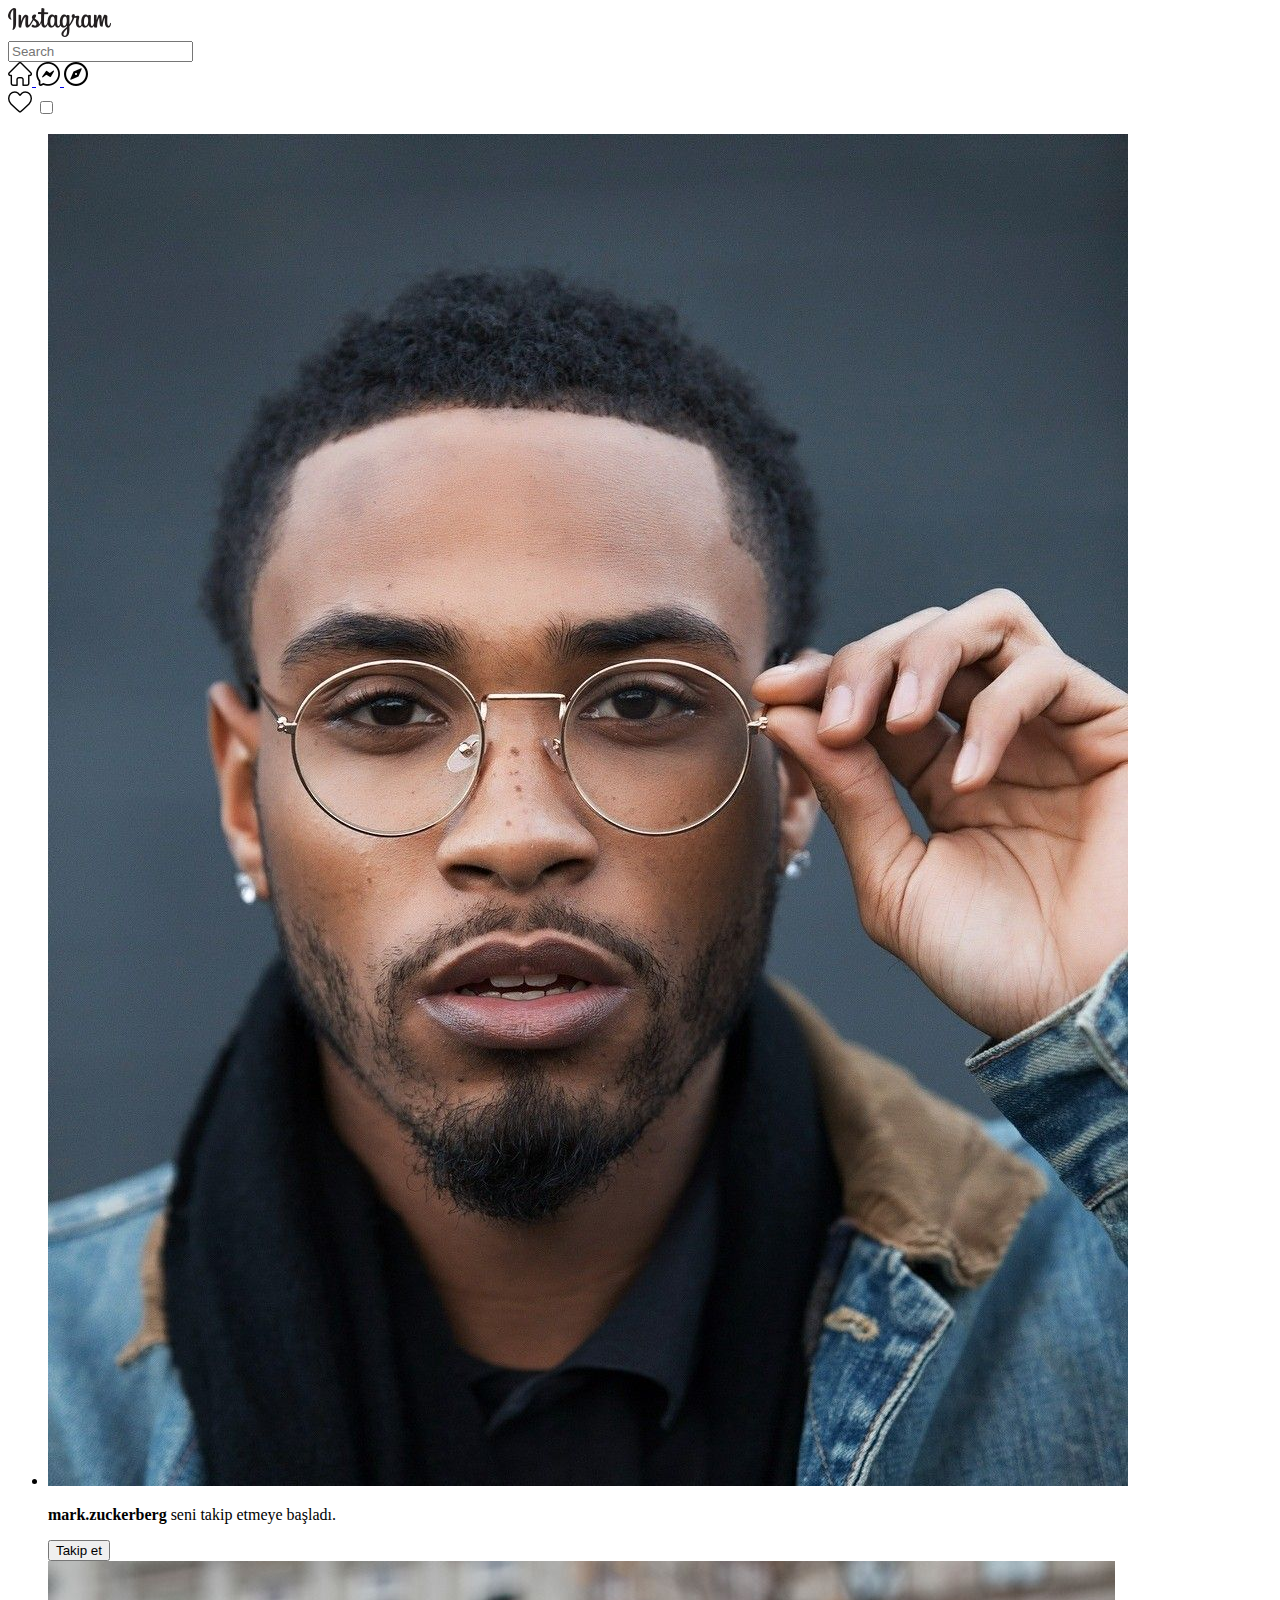
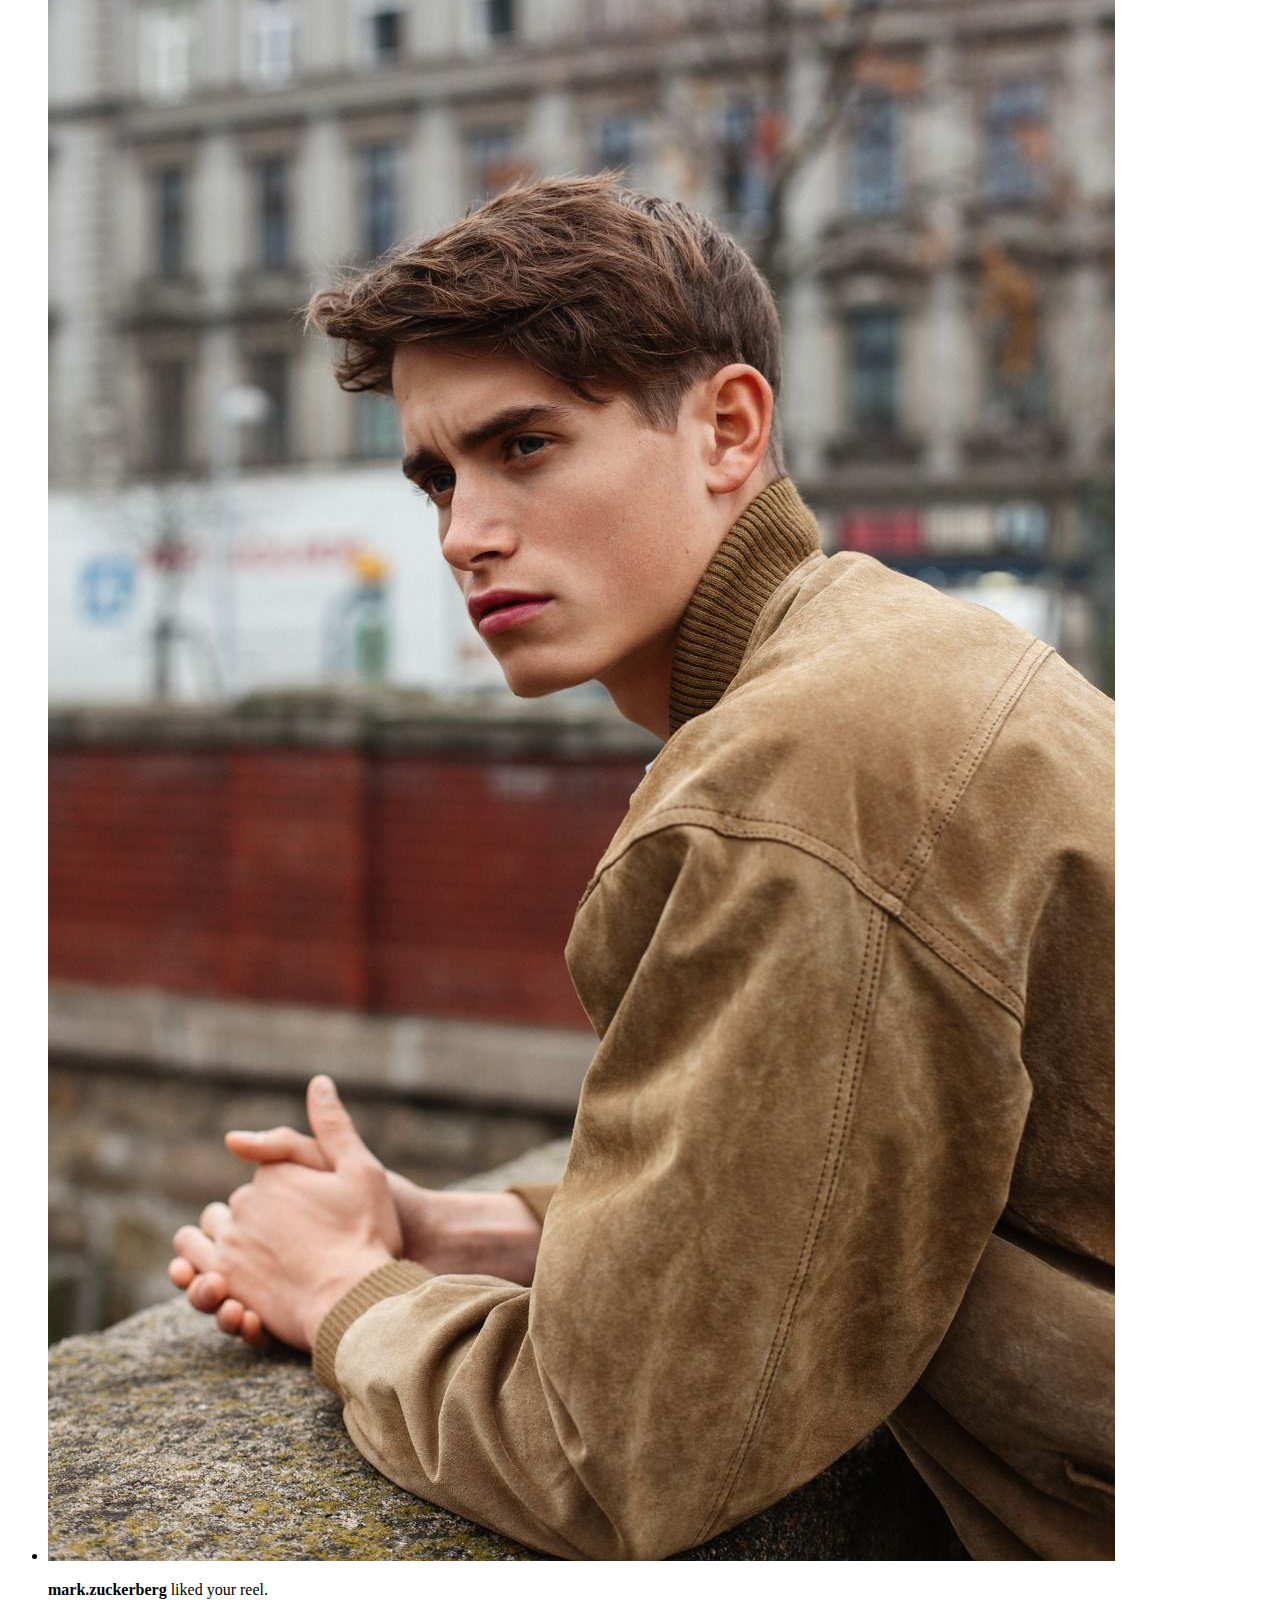
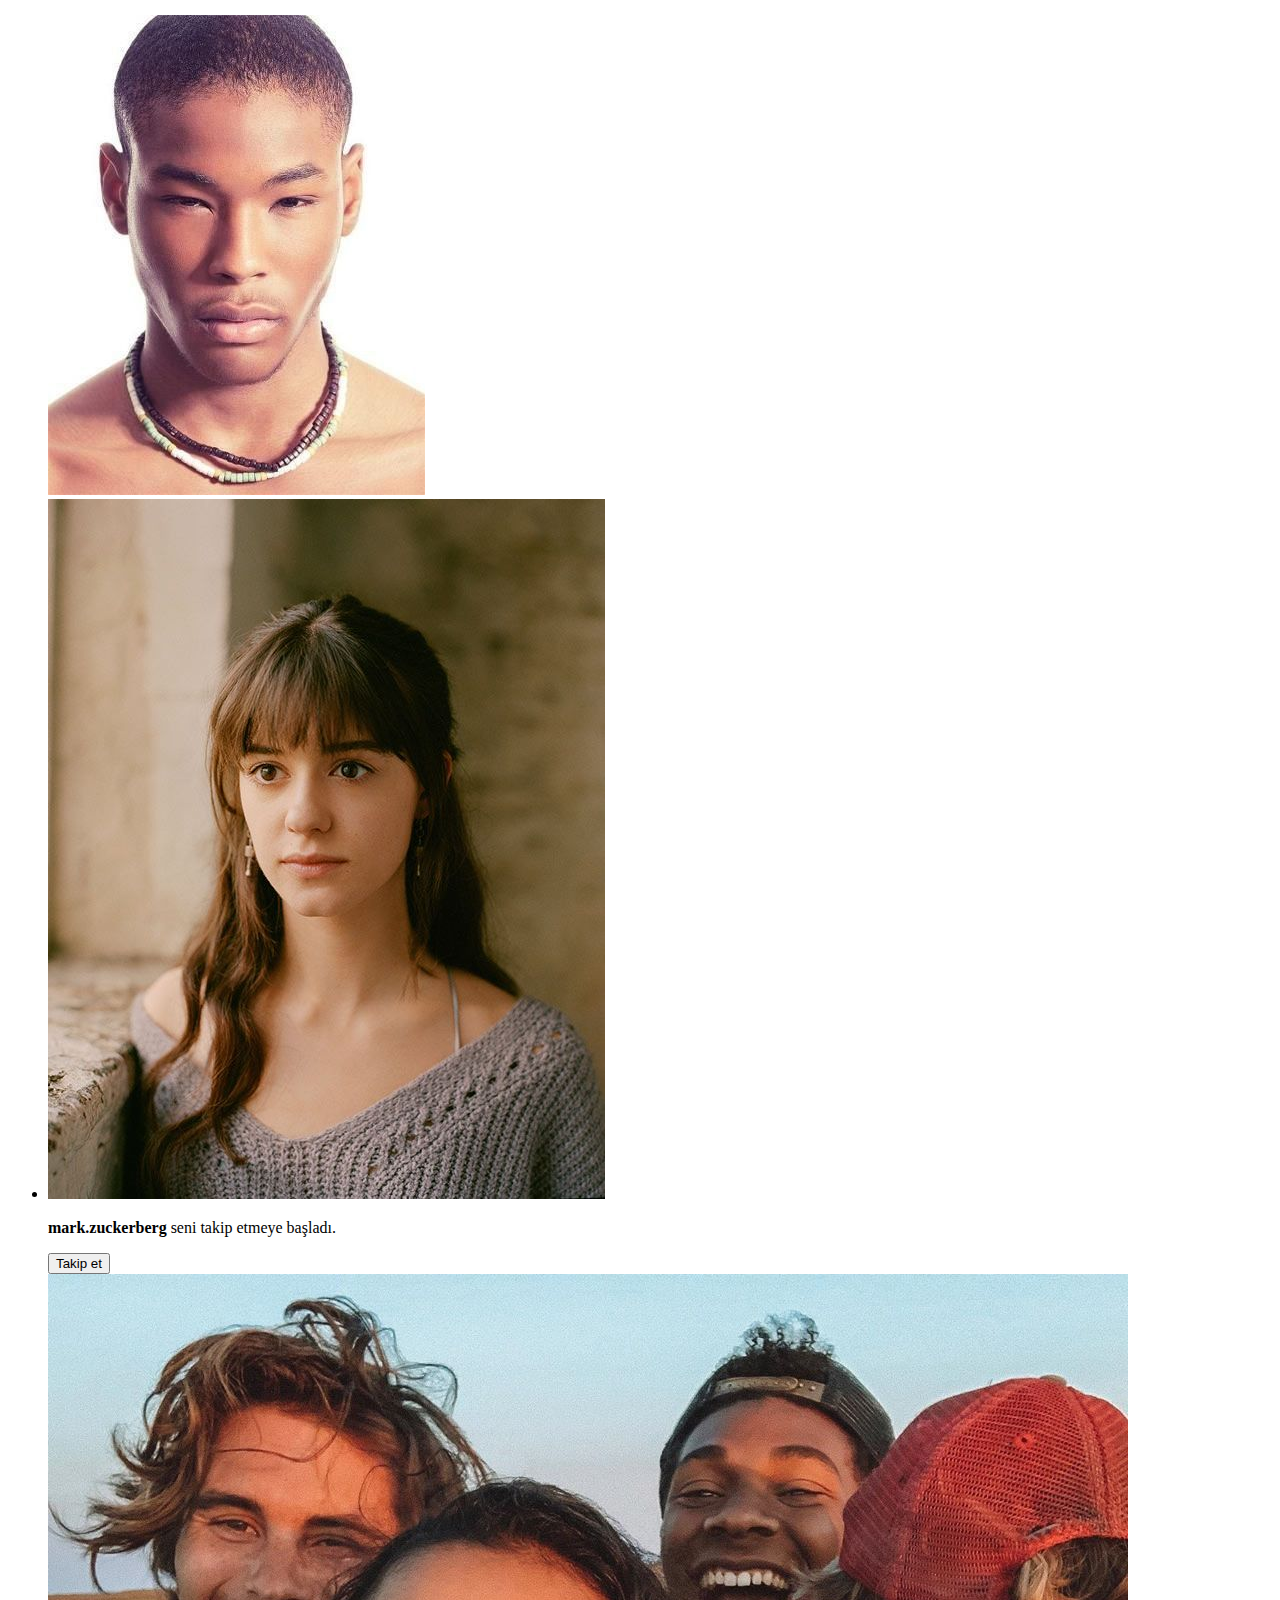
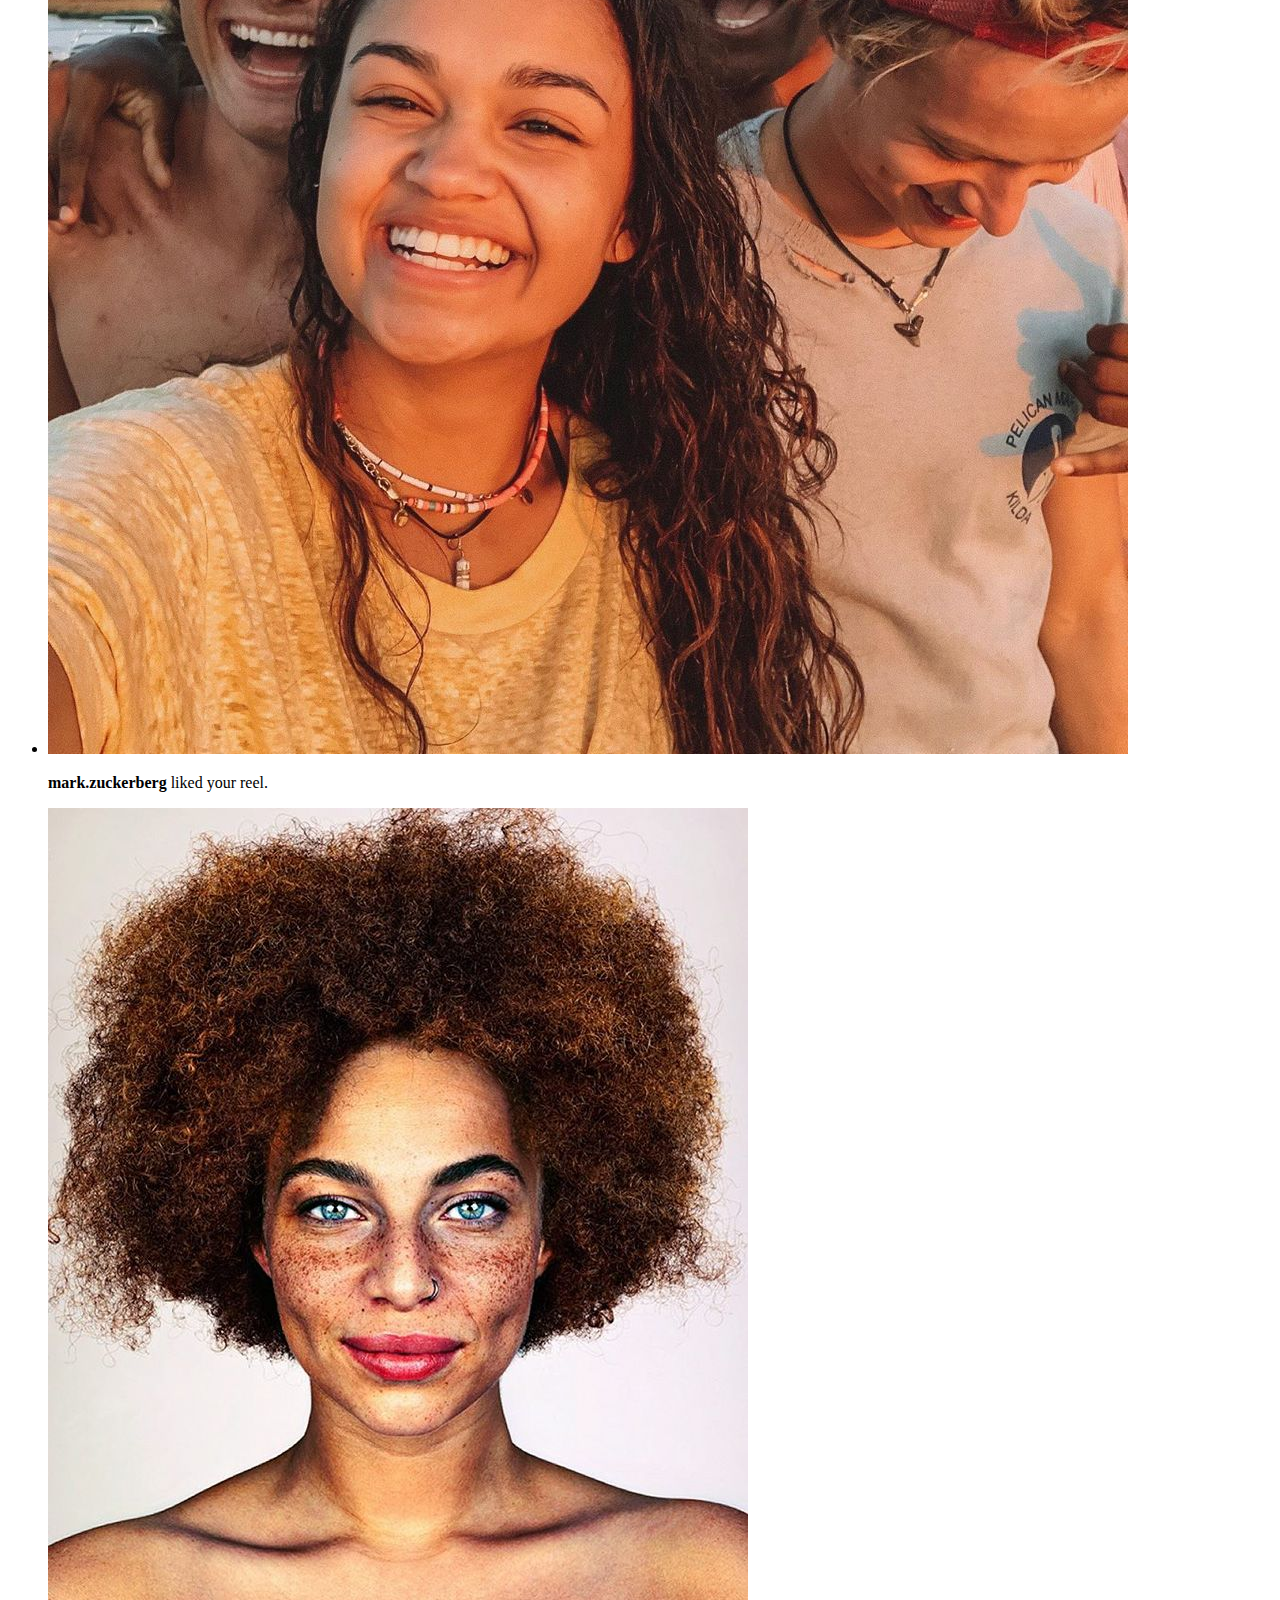
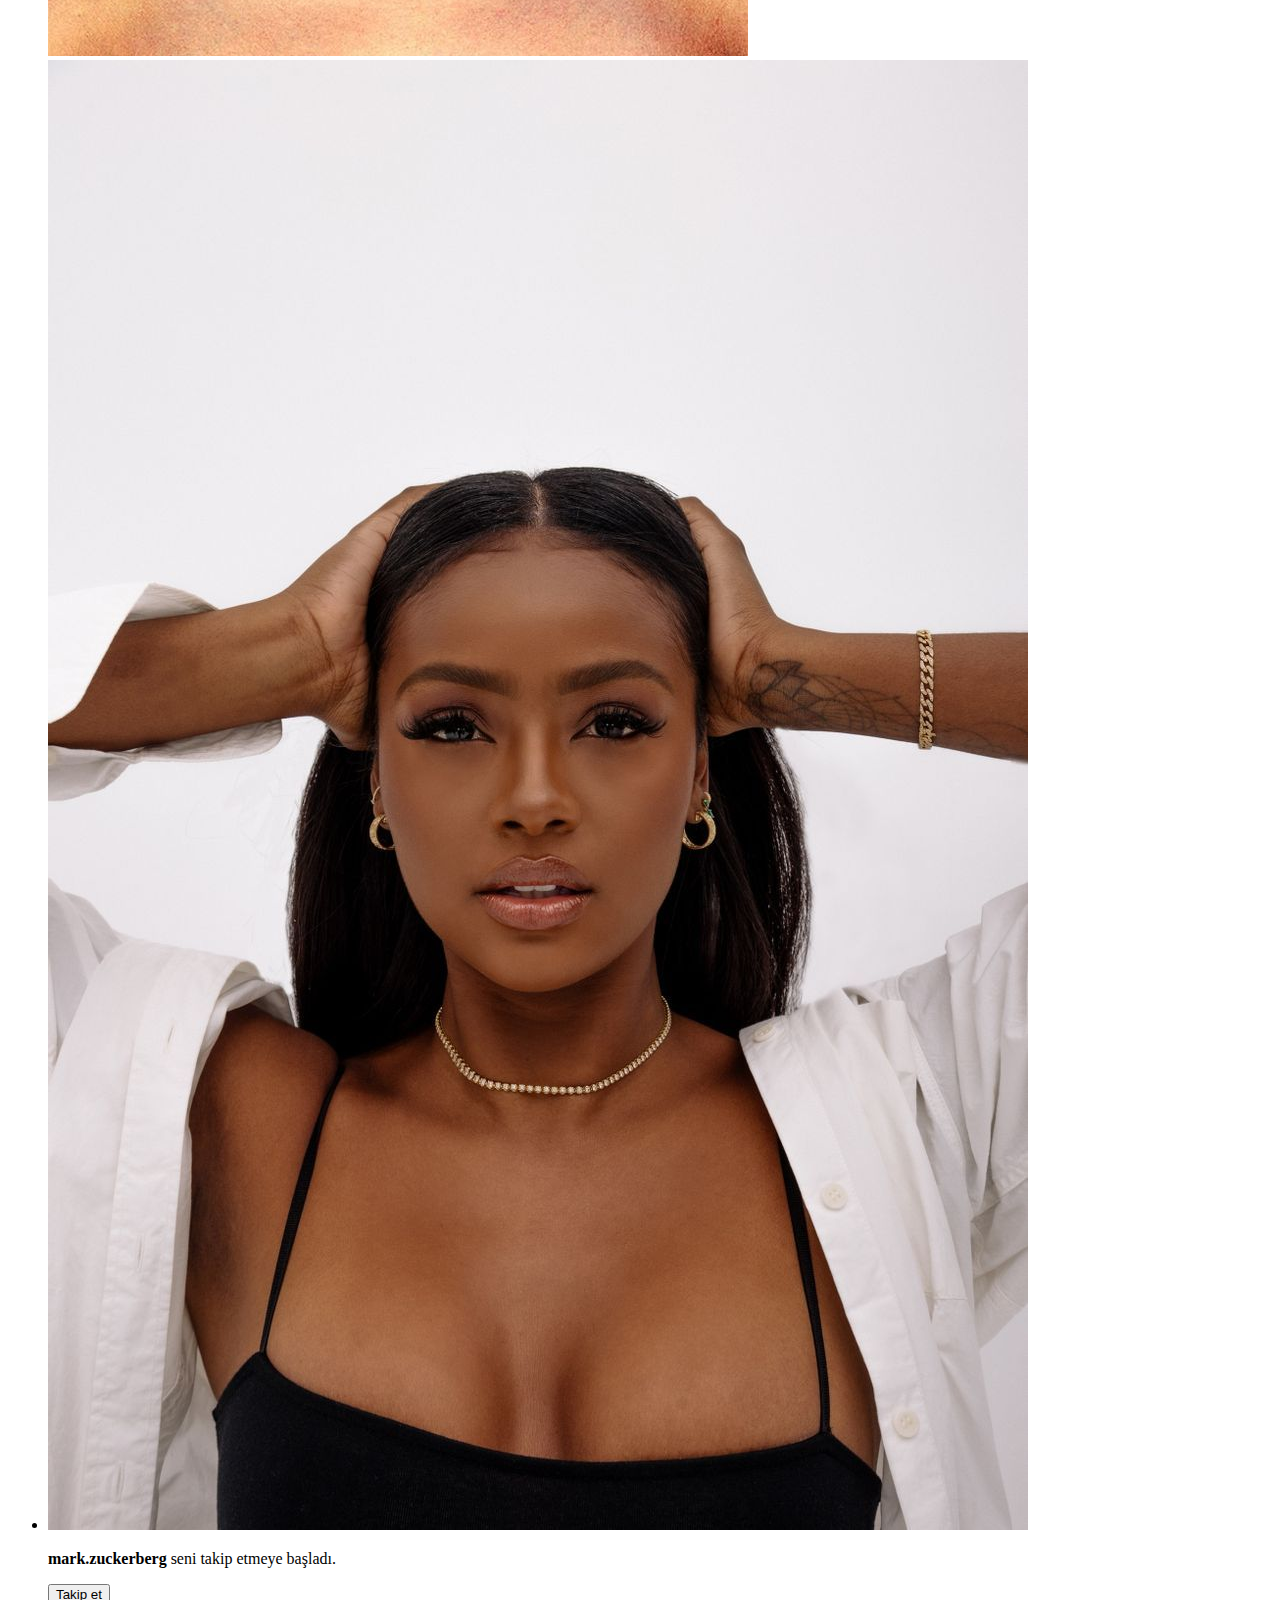
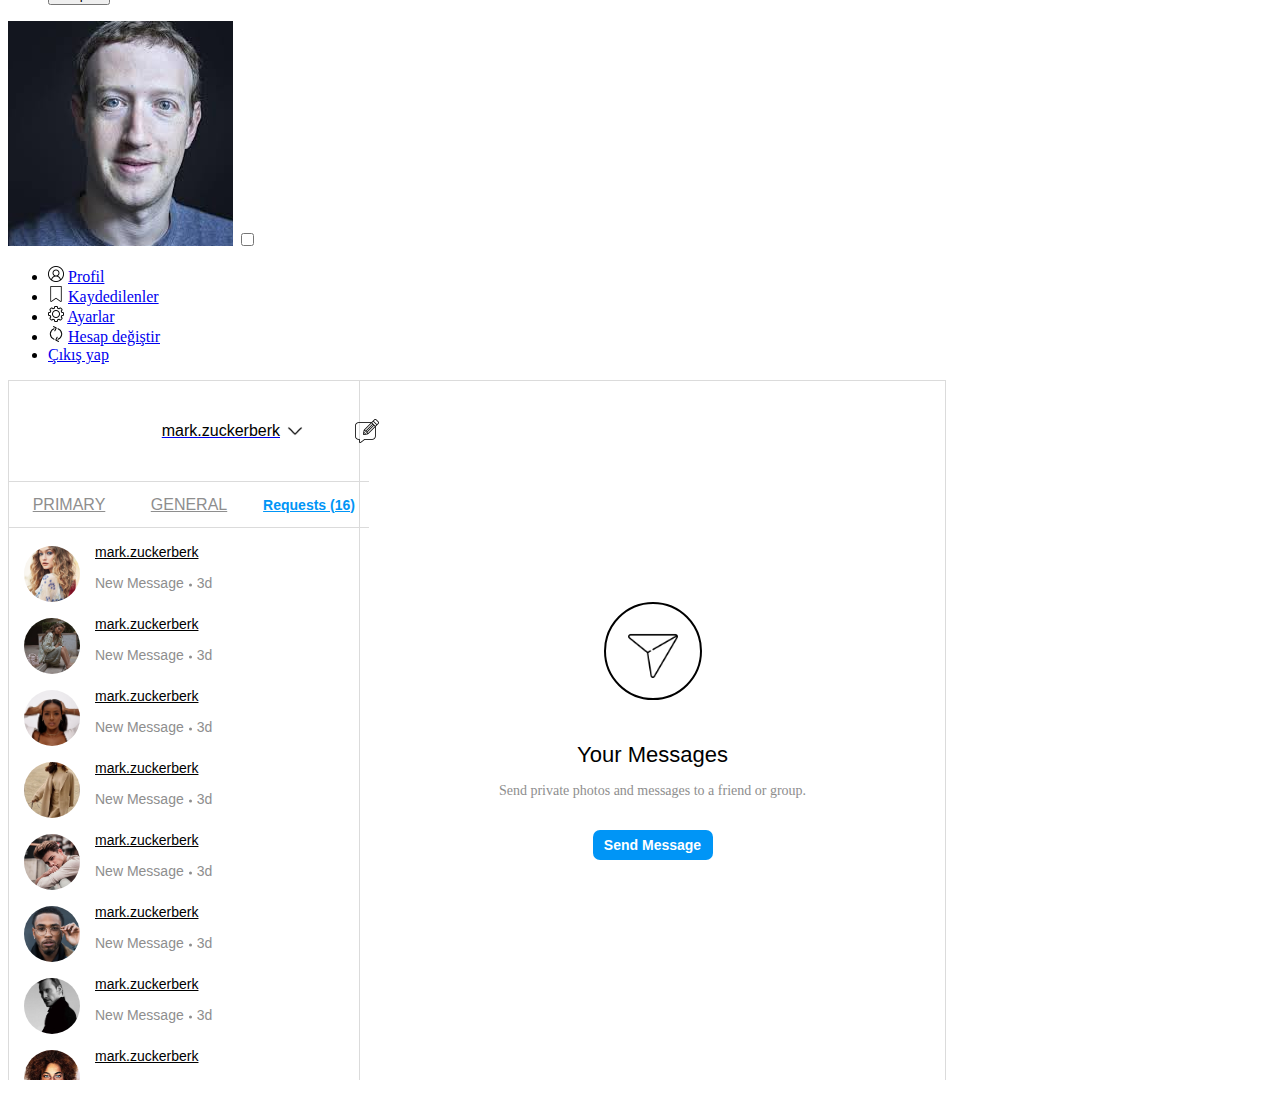
<file: direct.html>
<!DOCTYPE html>
<html lang="tr">
<head>
    <meta charset="UTF-8">
    <meta http-equiv="X-UA-Compatible" content="IE=edge">
    <meta name="viewport" content="width=device-width, initial-scale=1.0">
    <link rel="icon" href="./img/instagram-logo-16px.png">
    <link rel="stylesheet" href="./css/direct.css">
    <title>Inbox Chats</title>
</head>
<body>
    <header class="header-area">
        <div class="container">
            <div class="header">
                <a class="header-logo-area" href="./index.html">
                    <img class="header-logo" src="./img/instagram-title.png" alt="Instagram">
                </a>
                
                <form action="#">
                    <input class="header-search" type="text" placeholder="Search">
                </form>
        
                <div class="button-group">
                    <a class="header-btn" href="./index.html">
                        <img src="./img/header-home.png" alt="Home">
                    </a>
        
                    <a class="header-btn" href="#">
                        <img src="./img/header-messenger.png" alt="Message">
                    </a>
        
                    <a class="header-btn" href="./reels.html">
                        <img src="./img/header-compass.png" alt="Reels">
                    </a>
        
                    <div class="likes">
                        <label class="header-btn like" data-is-like="true" for="likes">
                            <img src="./img/header-heart.png" alt="Like">
                        </label>
                        <input id="likes" type="checkbox">
                        <div class="likes-dropdown">
                            <div class="likes-dropdown-wrapper">
                                <ul>
                                    <li>
                                        <div class="user-info">
                                            <img class="dropdown-user-image" src="./img/people14.jpg" alt="">
                                            <p class="description"> <strong>mark.zuckerberg</strong> seni takip etmeye başladı.</p>
                                        </div>
                                        <div class="interaction">
                                            <button class="interaction-btn">Takip et</button>
                                        </div>
                                    </li>
                                    <li>
                                        <div class="user-info">
                                            <img class="dropdown-user-image" src="./img/people10.jpg" alt="">
                                            <p class="description"> <strong>mark.zuckerberg</strong> liked your reel.</p>
                                        </div>
                                        <div class="interaction">
                                            <img class="interaction-img" src="./img/people1.jpg" alt="">
                                        </div>
                                    </li>
                                    <li>
                                        <div class="user-info">
                                            <img class="dropdown-user-image" src="./img/people4.jpg" alt="">
                                            <p class="description"> <strong>mark.zuckerberg</strong> seni takip etmeye başladı.</p>
                                        </div>
                                        <div class="interaction">
                                            <button class="interaction-btn">Takip et</button>
                                        </div>
                                    </li>
                                    <li>
                                        <div class="user-info">
                                            <img class="dropdown-user-image" src="./img/people8.jpg" alt="">
                                            <p class="description"> <strong>mark.zuckerberg</strong> liked your reel.</p>
                                        </div>
                                        <div class="interaction">
                                            <img class="interaction-img" src="./img/people7.jpg" alt="">
                                        </div>
                                    </li>
                                    <li>
                                        <div class="user-info">
                                            <img class="dropdown-user-image" src="./img/people17.jpg" alt="">
                                            <p class="description"> <strong>mark.zuckerberg</strong> seni takip etmeye başladı.</p>
                                        </div>
                                        <div class="interaction">
                                            <button class="interaction-btn">Takip et</button>
                                        </div>
                                    </li>
                                </ul>
                            </div>
                        </div>
                    </div>
    
                    <div class="profile-btn">
                        <label class="header-btn header-zuckerberg" for="profile">
                            <img src="./img/header-zuckerberg.jpg" alt="Profile">
                        </label>
                        <input id="profile" type="checkbox">
                        <div class="profile-dropdown">
                            <ul>
                                <li>
                                    <img class="option-logo" src="./img/dropdown-user.png" alt="">
                                    <a href="./profile.html">Profil</a>
                                </li>
                                <li>
                                    <img class="option-logo" src="./img/dropdown-bookmark.png" alt="">
                                    <a href="#">Kaydedilenler</a>
                                </li>
                                <li>
                                    <img class="option-logo" src="./img/dropdown-setting.png" alt="">
                                    <a href="./setting.html">Ayarlar</a>
                                </li>
                                <li>
                                    <img class="option-logo" src="./img/dropdown-swap.png" alt="">
                                    <a href="#">Hesap değiştir</a>
                                </li>
                                <li>
                                    <a href="./login.html">Çıkış yap</a>
                                </li>
                            </ul>
                        </div>
                    </div>
                </div>
            </div>
        </div>
    </header>

    <main class="container">
        <section class="main-content">
            <div class="user-flow-area">
                <div class="account-info">
                    <a href="#"> 
                        <p>mark.zuckerberk</p> 
                        <img src="./img/down-arrow.png" alt="">
                    </a>

                    <img class="write-message" src="./img/write-message.png" alt="">
                </div>
                <div class="user-flow">
                    <div class="message-type">
                        <a class="message-type-primary" href="#">PRIMARY</a>
                        <a class="message-type-general" href="#">GENERAL</a>
                        <a class="message-type-requests" href="#">Requests (16)</a>
                    </div>

                    <div class="users">
                        <div class="user">
                            <img class="user-img" src="./img/people19.jpg" alt="Mark Zuckerberg">
            
                            <div class="user-info">
                                <a href="#">mark.zuckerberk</a>
                                <div class="message-info">
                                    <p class="message-content">New Message</p>
                                    <div class="point"></div>
                                    <p>3d</p>
                                </div>
                            </div>
                        </div>

                        <div class="user">
                            <img class="user-img" src="./img/people18.jpg" alt="Profile Photo">
            
                            <div class="user-info">
                                <a href="#">mark.zuckerberk</a>
                                <div class="message-info">
                                    <p class="message-content">New Message</p>
                                    <div class="point"></div>
                                    <p>3d</p>
                                </div>
                            </div>
                        </div>

                        <div class="user">
                            <img class="user-img" src="./img/people17.jpg" alt="Profile Photo">
            
                            <div class="user-info">
                                <a href="#">mark.zuckerberk</a>
                                <div class="message-info">
                                    <p class="message-content">New Message</p>
                                    <div class="point"></div>
                                    <p>3d</p>
                                </div>
                            </div>
                        </div>

                        <div class="user">
                            <img class="user-img" src="./img/people16.jpg" alt="Profile Photo">
            
                            <div class="user-info">
                                <a href="#">mark.zuckerberk</a>
                                <div class="message-info">
                                    <p class="message-content">New Message</p>
                                    <div class="point"></div>
                                    <p>3d</p>
                                </div>
                            </div>
                        </div>

                        <div class="user">
                            <img class="user-img" src="./img/people15.jpg" alt="Profile Photo">
            
                            <div class="user-info">
                                <a href="#">mark.zuckerberk</a>
                                <div class="message-info">
                                    <p class="message-content">New Message</p>
                                    <div class="point"></div>
                                    <p>3d</p>
                                </div>
                            </div>
                        </div>

                        <div class="user">
                            <img class="user-img" src="./img/people14.jpg" alt="Profile Photo">
            
                            <div class="user-info">
                                <a href="#">mark.zuckerberk</a>
                                <div class="message-info">
                                    <p class="message-content">New Message</p>
                                    <div class="point"></div>
                                    <p>3d</p>
                                </div>
                            </div>
                        </div>

                        <div class="user">
                            <img class="user-img" src="./img/people13.jpg" alt="Profile Photo">
            
                            <div class="user-info">
                                <a href="#">mark.zuckerberk</a>
                                <div class="message-info">
                                    <p class="message-content">New Message</p>
                                    <div class="point"></div>
                                    <p>3d</p>
                                </div>
                            </div>
                        </div>

                        <div class="user">
                            <img class="user-img" src="./img/people7.jpg" alt="Profile Photo">
            
                            <div class="user-info">
                                <a href="#">mark.zuckerberk</a>
                                <div class="message-info">
                                    <p class="message-content">New Message</p>
                                    <div class="point"></div>
                                    <p>3d</p>
                                </div>
                            </div>
                        </div>

                        <div class="user">
                            <img class="user-img" src="./img/people10.jpg" alt="Profile Photo">
            
                            <div class="user-info">
                                <a href="#">mark.zuckerberk</a>
                                <div class="message-info">
                                    <p class="message-content">New Message</p>
                                    <div class="point"></div>
                                    <p>3d</p>
                                </div>
                            </div>
                        </div>

                        <div class="user">
                            <img class="user-img" src="./img/people8.jpg" alt="Profile Photo">
            
                            <div class="user-info">
                                <a href="#">mark.zuckerberk</a>
                                <div class="message-info">
                                    <p class="message-content">New Message</p>
                                    <div class="point"></div>
                                    <p>3d</p>
                                </div>
                            </div>
                        </div>
                    </div>
                </div>
            </div>
            <div class="message-area">
                <div class="message-area-content">
                    <div class="img-area">
                        <img src="./img/message-area-background.png" alt="Instagram Direct Message">
                    </div>

                    <div class="message-area-desc">
                        <p class="message-area-desc-title">Your Messages</p>
                        <p class="message-area-description">Send private photos and messages to a friend or group.</p>
                    </div>

                    <button class="message-area-btn">Send Message</button>
                </div>
            </div>
        </section>
    </main>
</body>
</html>
</file>
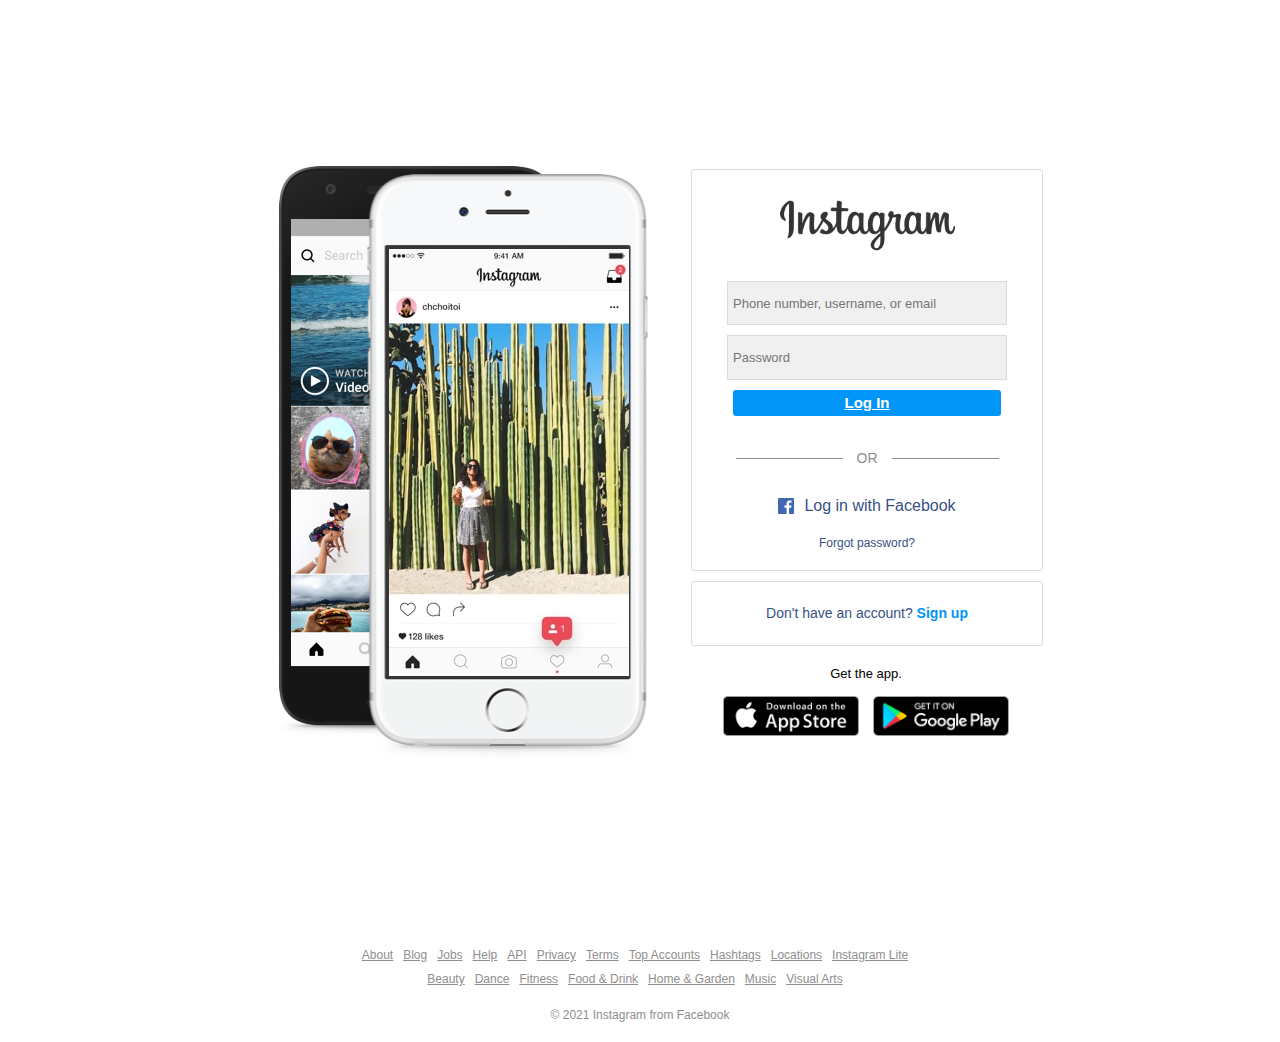
<file: login.html>
<!DOCTYPE html>
<html lang="tr">
<head>
    <meta charset="UTF-8">
    <meta http-equiv="X-UA-Compatible" content="IE=edge">
    <meta name="viewport" content="width=device-width, initial-scale=1.0">
    <link rel="icon" href="./img/instagram-logo-16px.png">
    <link rel="stylesheet" href="./css/login.css">
    <title>Instagram</title>
</head>
<body>
    <div class="container">
        <main class="home-section">
            <div class="phone-display">
                <img src="./img/login-phone-background.jpg" alt="Instagram Login Background">
            </div>
            <div class="sign-in-wrapper">
                <div class="sign-in-area">
                    <img src="./img/login-instagram-logo.png" alt="Instagram Logo">
                    <input type="email" placeholder="Phone number, username, or email">
                    <input type="password" placeholder="Password">
                    <button>
                        <a href="./index.html">Log In</a>
                    </button>
                    <p class="login-area-or">OR</p>
                    <a href="#" class="facebook-login">
                        <img src="./img/facebook-logo.png" alt="Facebook Logo">
                        <p>Log in with Facebook</p>
                    </a>
                    <a class="forgot-password" href="#">Forgot password?</a>
                </div>
                <div class="sign-up-area">
                    <p>Don't have an account? <a href="./sign-up.html">Sign up</a></p>
                </div>
                <div class="get-app">
                    <p>Get the app.</p>
                    <div class="download">
                        <img src="./img/download-appstore.png" alt="App Store">
                        <img src="./img/download-playstore.png" alt="Play Store">
                    </div>
                </div>
            </div>
        </main>
        <div class="tags">
            <div class="support-tags">
                <a href="#">About</a>
                <a href="#">Blog</a>
                <a href="#">Jobs</a>
                <a href="#">Help</a>
                <a href="#">API</a>
                <a href="#">Privacy</a>
                <a href="#">Terms</a>
                <a href="#">Top Accounts</a>
                <a href="#">Hashtags</a>
                <a href="#">Locations</a>
                <a href="#">Instagram Lite</a>
            </div>
            <div class="content-tags">
                <a href="#">Beauty</a>
                <a href="#">Dance</a>
                <a href="#">Fitness</a>
                <a href="#">Food & Drink</a>
                <a href="#">Home & Garden</a>
                <a href="#">Music</a>
                <a href="#">Visual Arts</a>
            </div>
            <p class="copyright">© 2021 Instagram from Facebook</p>
        </div>
    </div>
</body>
</html>
</file>
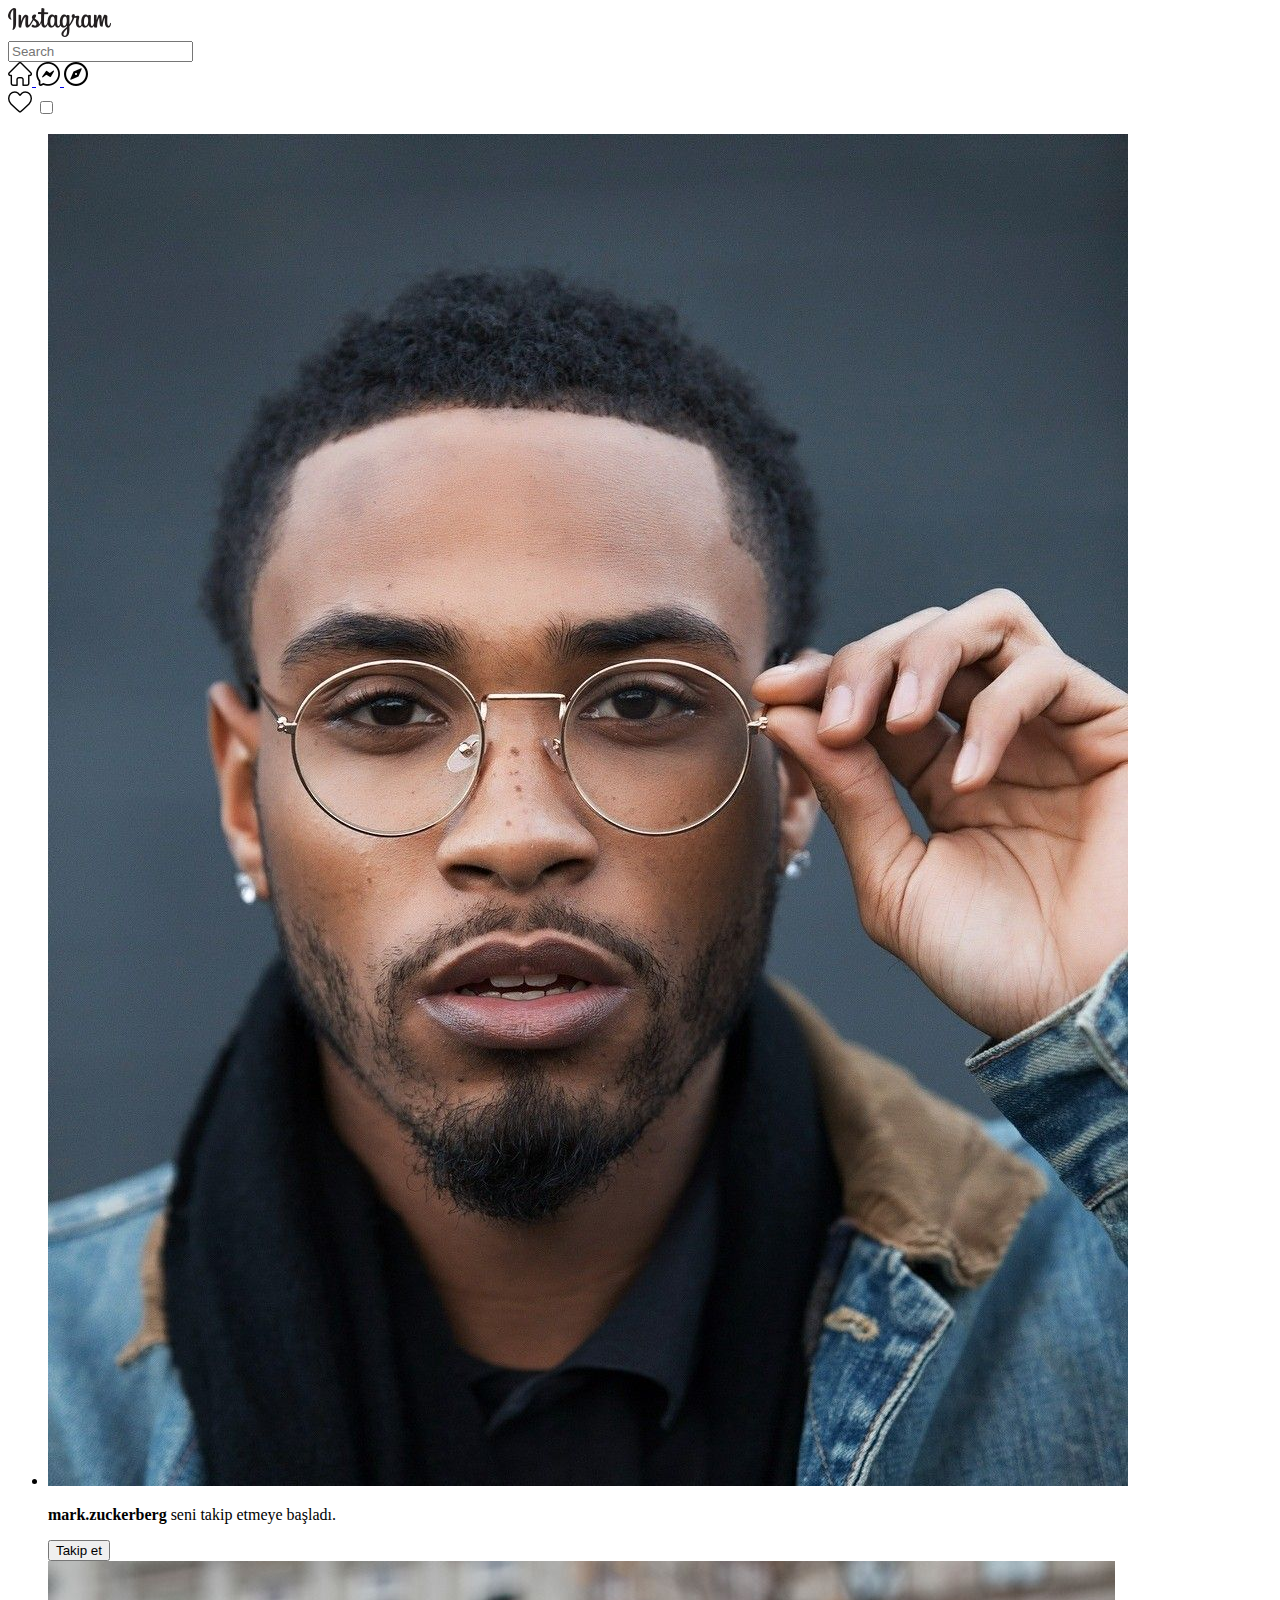
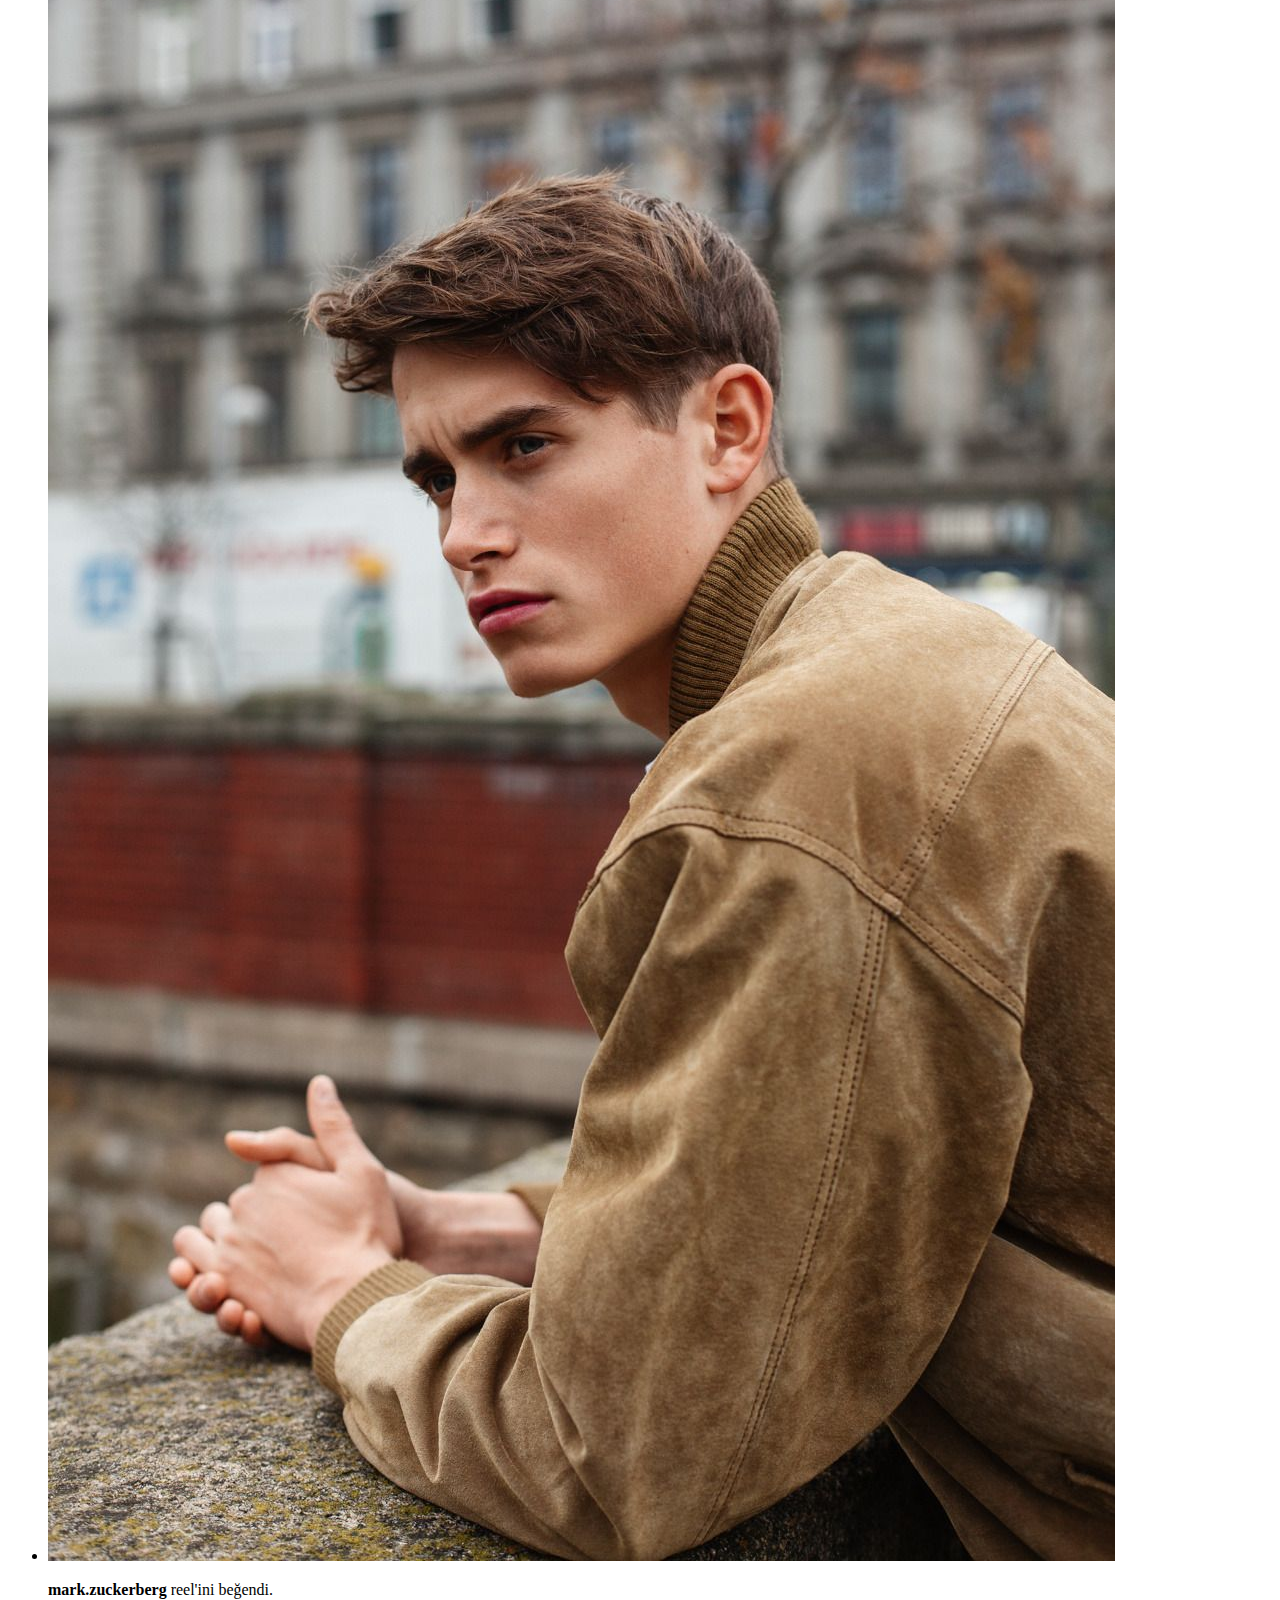
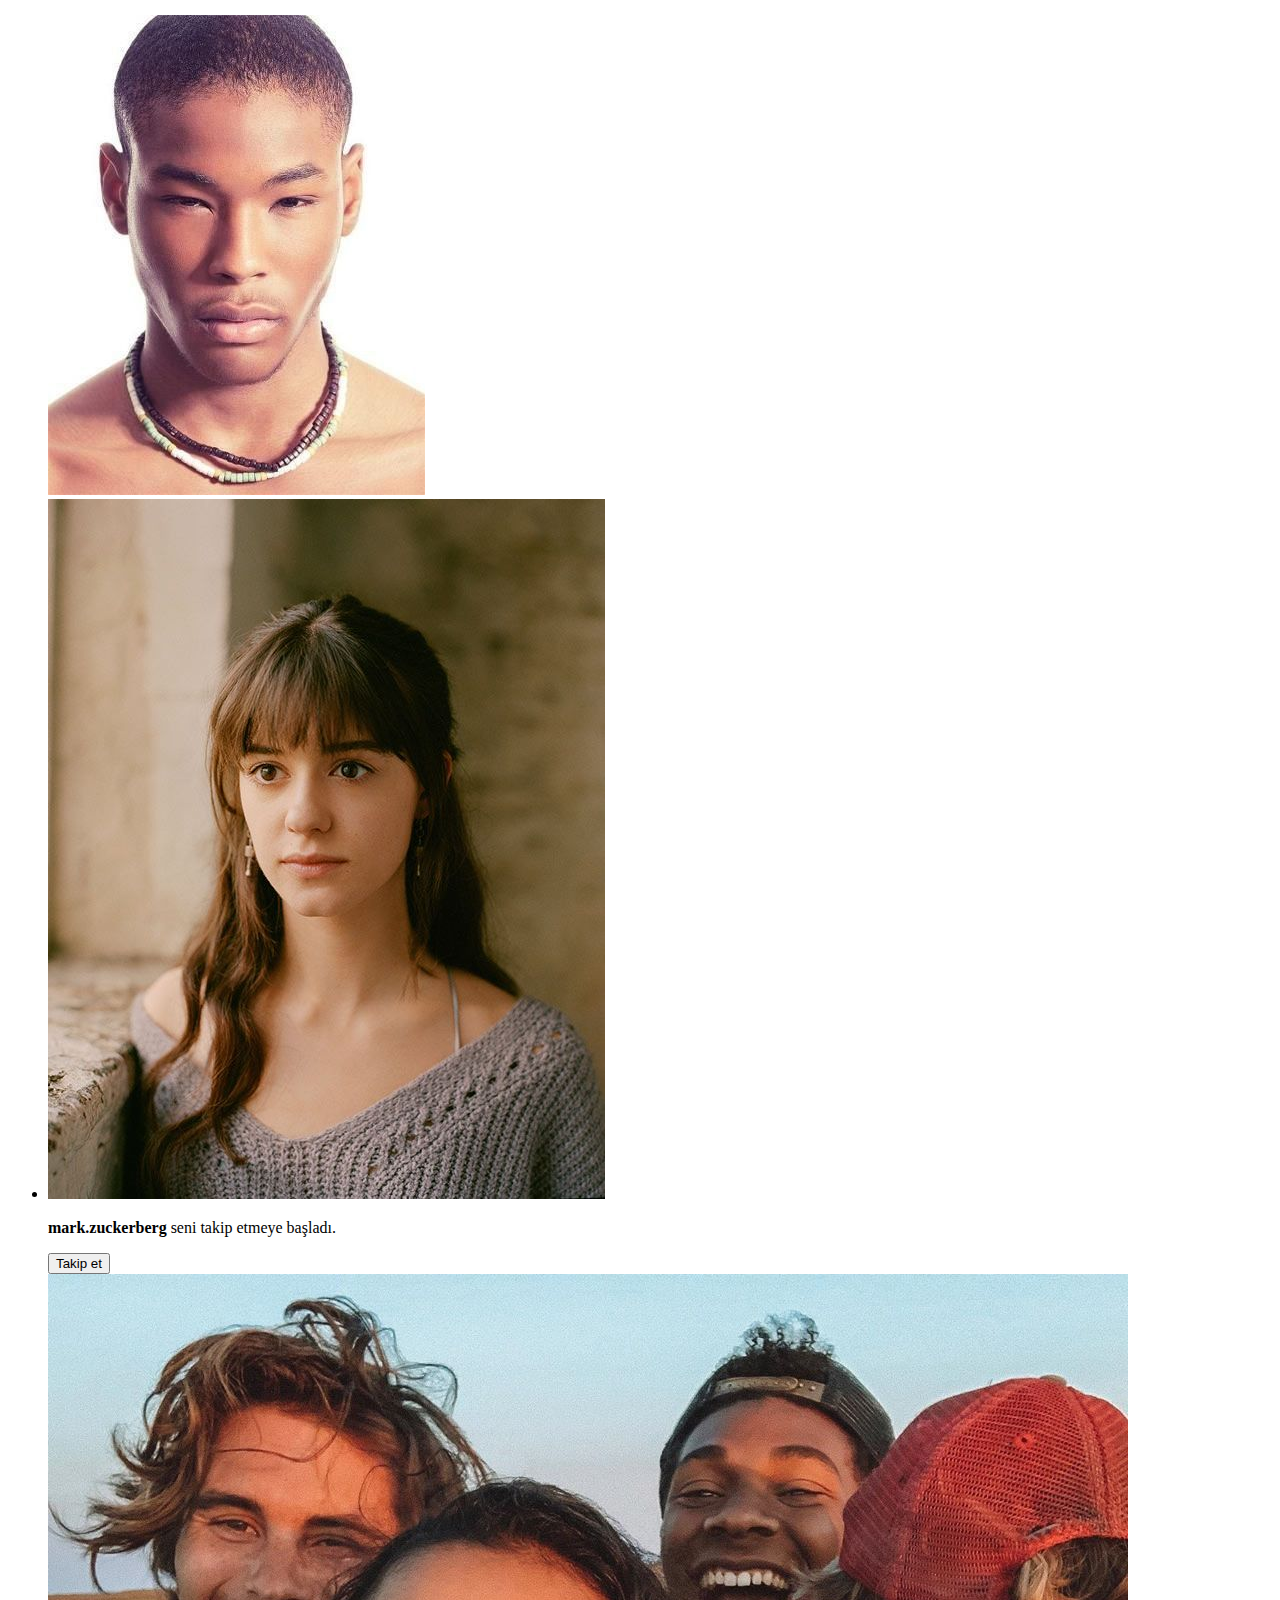
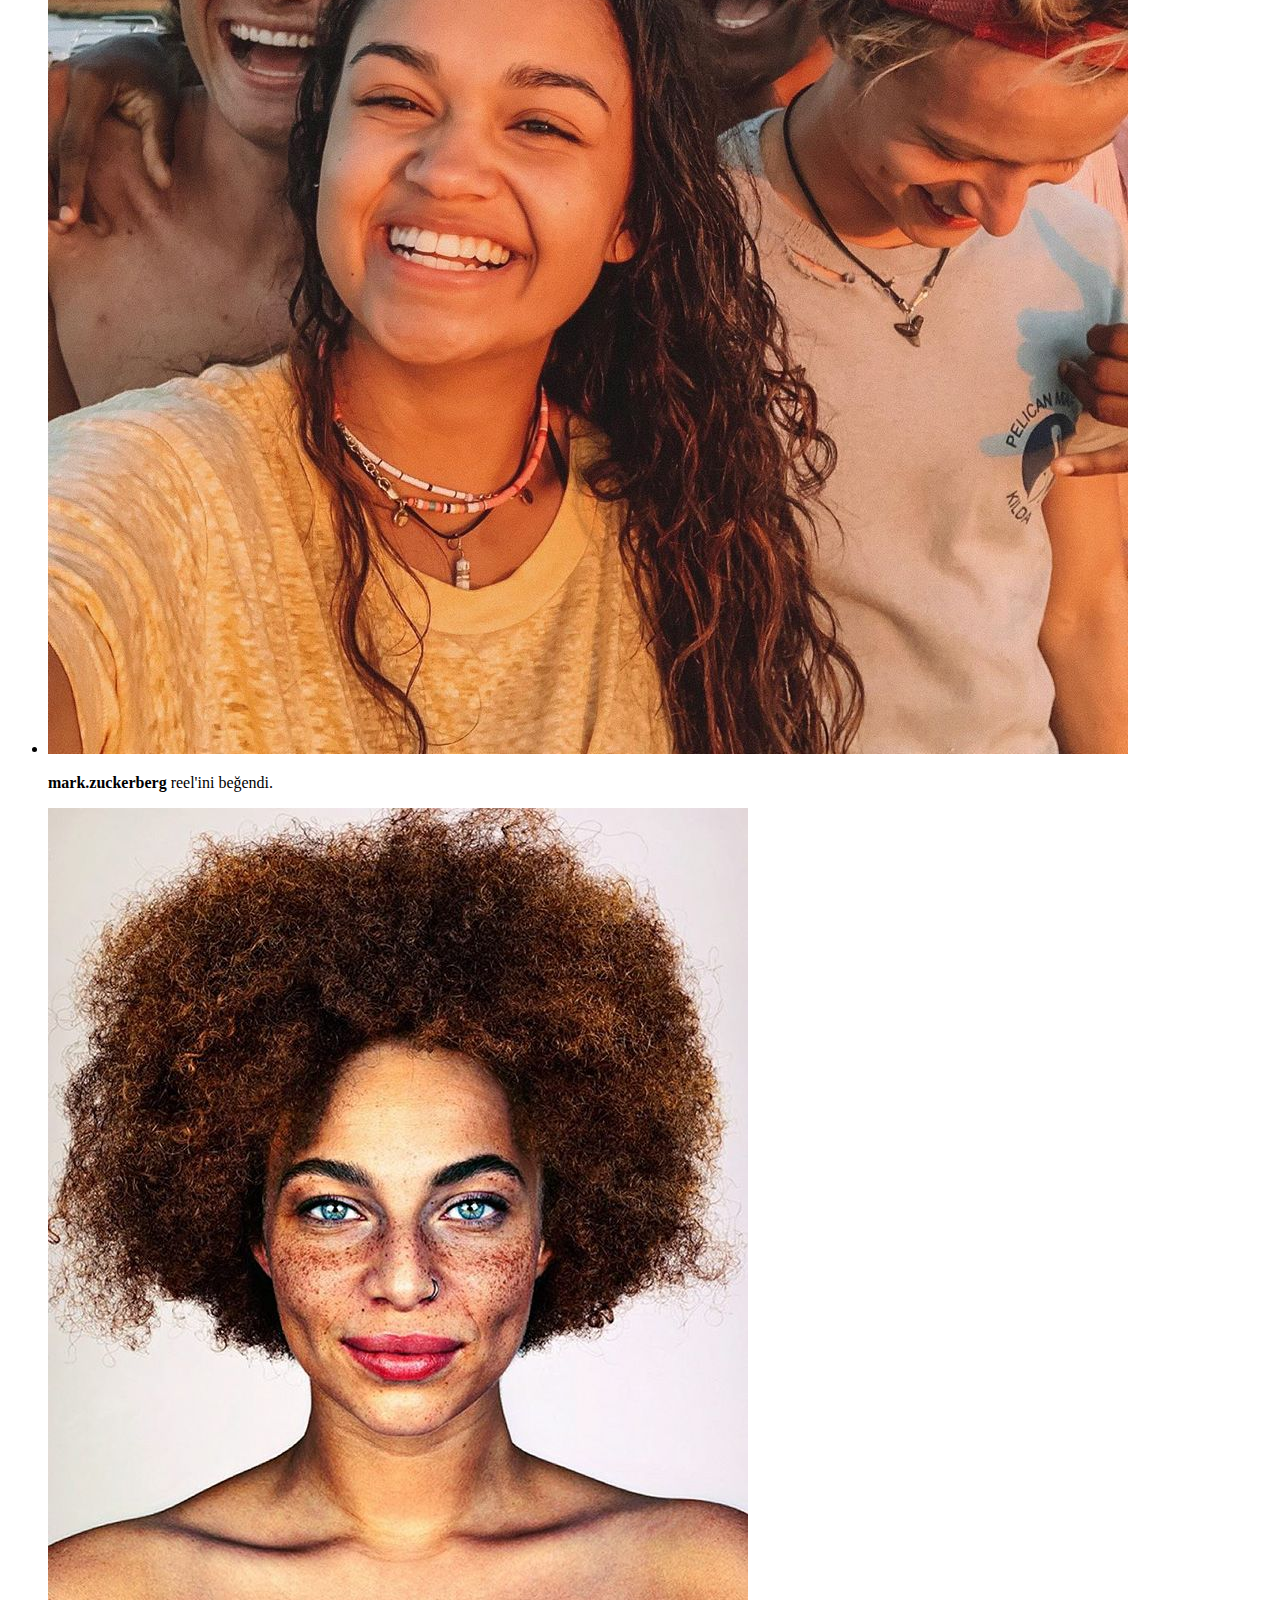
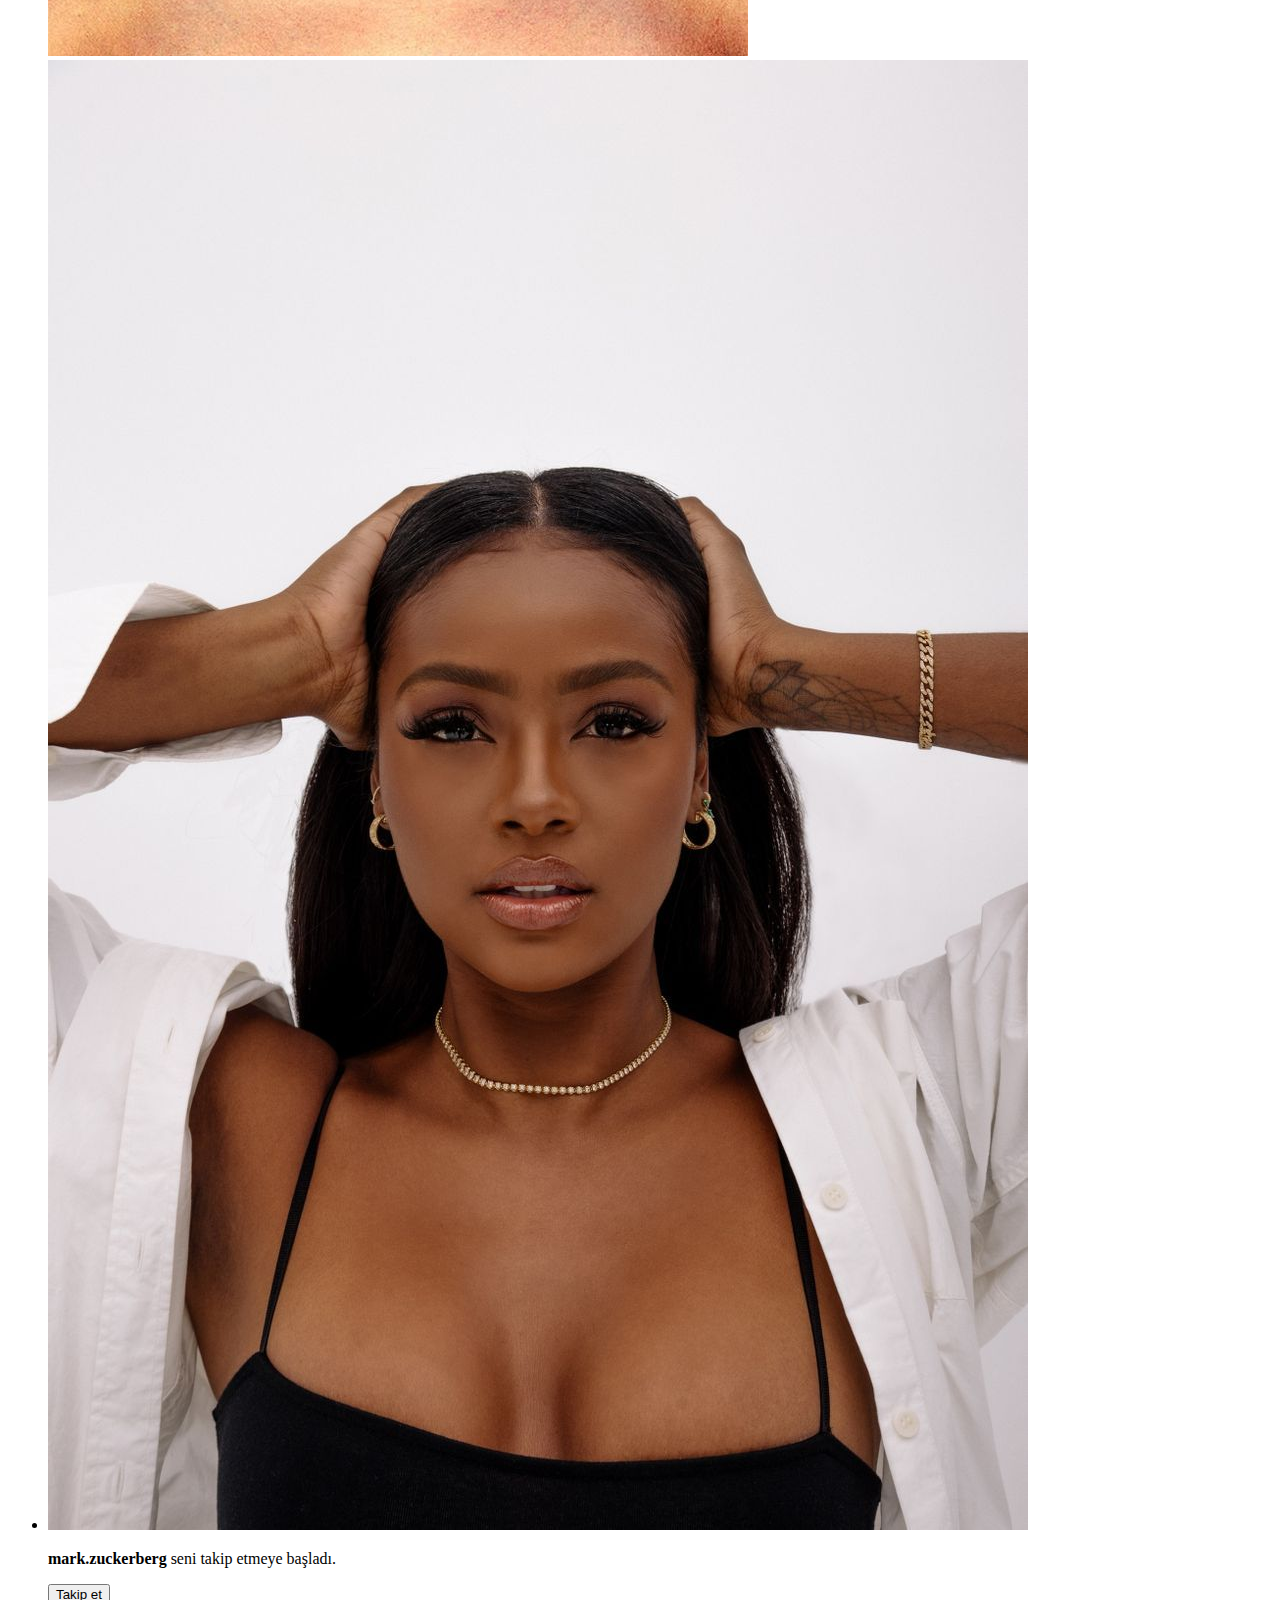
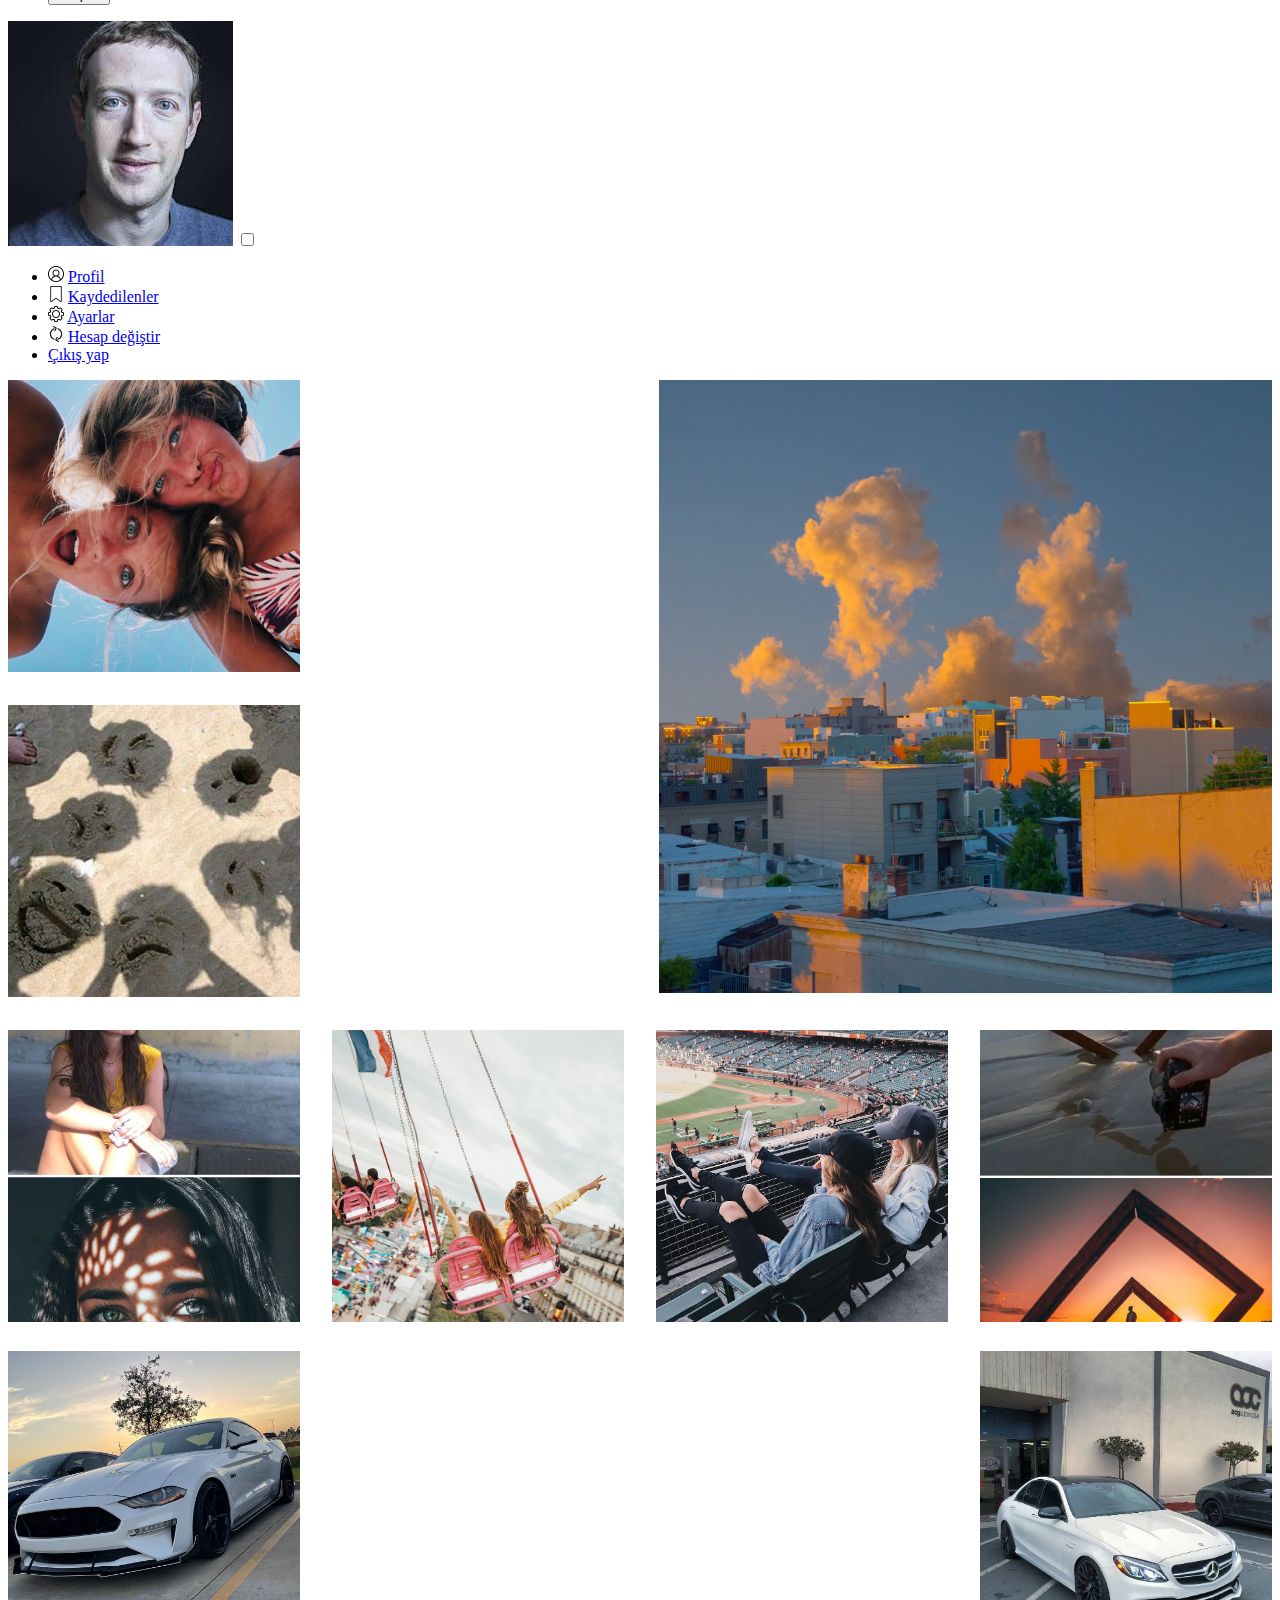
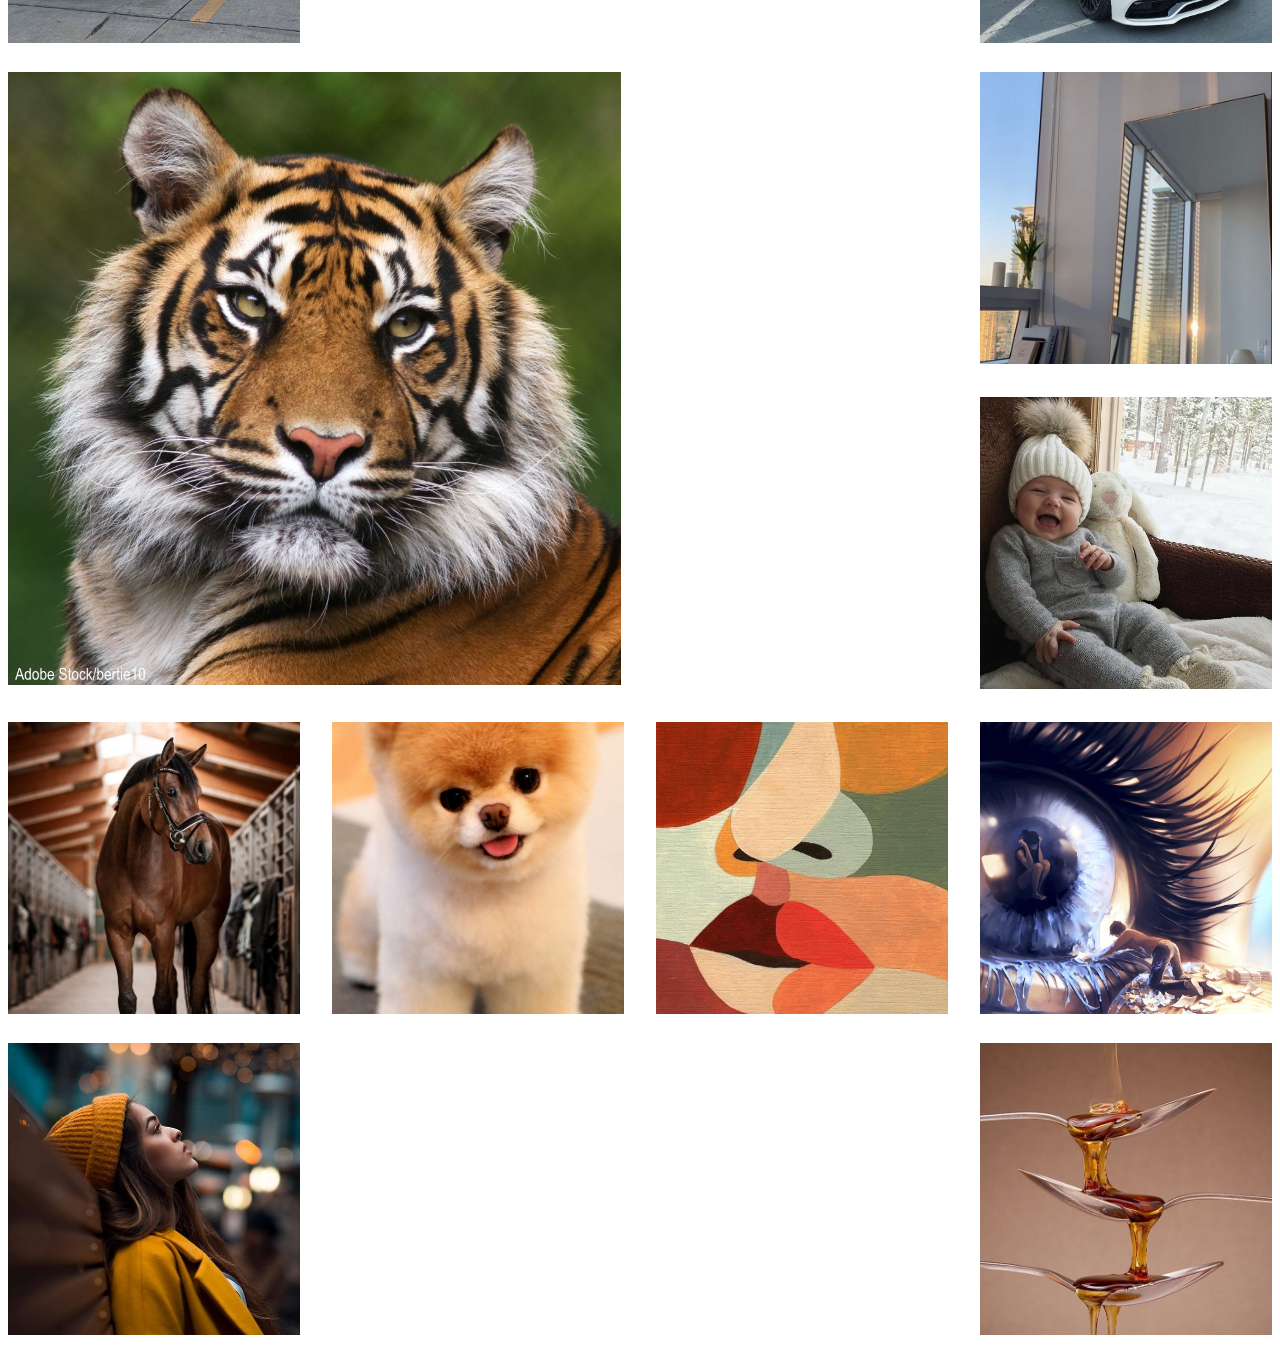
<file: reels.html>
<!DOCTYPE html>
<html lang="tr">
<head>
    <meta charset="UTF-8">
    <meta http-equiv="X-UA-Compatible" content="IE=edge">
    <meta name="viewport" content="width=device-width, initial-scale=1.0">
    <link rel="stylesheet" href="./css/reels.css">
    <link rel="icon" href="./img/instagram-logo-16px.png">

    <title>Instagram</title>
</head>
<body>
    <header class="header-area">
        <div class="container">
            <div class="header">
                <a class="header-logo-area" href="./index.html">
                    <img class="header-logo" src="./img/instagram-title.png" alt="Instagram">
                </a>
                
                <form action="#">
                    <input class="header-search" type="text" placeholder="Search">
                </form>
        
                <div class="button-group">
                    <a class="header-btn" href="./index.html">
                        <img src="./img/header-home.png" alt="Home">
                    </a>
        
                    <a class="header-btn" href="./direct.html">
                        <img src="./img/header-messenger.png" alt="Message">
                    </a>
        
                    <a class="header-btn" href="./reels.html">
                        <img src="./img/header-compass.png" alt="Reels">
                    </a>
        
                <div class="likes">
                    <label class="header-btn like" data-is-like="true" for="likes">
                        <img src="./img/header-heart.png" alt="Like">
                    </label>
                    <input id="likes" type="checkbox">
                    <div class="likes-dropdown">
                        <div class="likes-dropdown-wrapper">
                            <ul>
                                <li>
                                    <div class="user-info">
                                        <img class="dropdown-user-image" src="./img/people14.jpg" alt="">
                                        <p class="description"> <strong>mark.zuckerberg</strong> seni takip etmeye başladı.</p>
                                    </div>
                                    <div class="interaction">
                                        <button class="interaction-btn">Takip et</button>
                                    </div>
                                </li>
                                <li>
                                    <div class="user-info">
                                        <img class="dropdown-user-image" src="./img/people10.jpg" alt="">
                                        <p class="description"> <strong>mark.zuckerberg</strong> reel'ini beğendi.</p>
                                    </div>
                                    <div class="interaction">
                                        <img class="interaction-img" src="./img/people1.jpg" alt="">
                                    </div>
                                </li>
                                <li>
                                    <div class="user-info">
                                        <img class="dropdown-user-image" src="./img/people4.jpg" alt="">
                                        <p class="description"> <strong>mark.zuckerberg</strong> seni takip etmeye başladı.</p>
                                    </div>
                                    <div class="interaction">
                                        <button class="interaction-btn">Takip et</button>
                                    </div>
                                </li>
                                <li>
                                    <div class="user-info">
                                        <img class="dropdown-user-image" src="./img/people8.jpg" alt="">
                                        <p class="description"> <strong>mark.zuckerberg</strong> reel'ini beğendi.</p>
                                    </div>
                                    <div class="interaction">
                                        <img class="interaction-img" src="./img/people7.jpg" alt="">
                                    </div>
                                </li>
                                <li>
                                    <div class="user-info">
                                        <img class="dropdown-user-image" src="./img/people17.jpg" alt="">
                                        <p class="description"> <strong>mark.zuckerberg</strong> seni takip etmeye başladı.</p>
                                    </div>
                                    <div class="interaction">
                                        <button class="interaction-btn">Takip et</button>
                                    </div>
                                </li>
                            </ul>
                        </div>
                    </div>
                </div>

                <div class="profile-btn">
                    <label class="header-btn header-zuckerberg" for="profile">
                        <img src="./img/header-zuckerberg.jpg" alt="Profile">
                    </label>
                    <input id="profile" type="checkbox">
                    <div class="profile-dropdown">
                        <ul>
                            <li>
                                <img class="option-logo" src="./img/dropdown-user.png" alt="">
                                <a href="./profile.html">Profil</a>
                            </li>
                            <li>
                                <img class="option-logo" src="./img/dropdown-bookmark.png" alt="">
                                <a href="#">Kaydedilenler</a>
                            </li>
                            <li>
                                <img class="option-logo" src="./img/dropdown-setting.png" alt="">
                                <a href="./setting.html">Ayarlar</a>
                            </li>
                            <li>
                                <img class="option-logo" src="./img/dropdown-swap.png" alt="">
                                <a href="#">Hesap değiştir</a>
                            </li>
                            <li>
                                <a href="./login.html">Çıkış yap</a>
                            </li>
                        </ul>
                    </div>
                </div>
                </div>
            </div>
        </div>
    </header>
    
    <main class="container">
        <section class="main-content">
            <div class="flow">
                <div class="first-group">
                    <div class="column">
                        <a href="#">
                            <img src="./img/reels1.jpg" alt="Image">
                        </a>
                        <a href="#">
                            <img src="./img/reels2.jpg" alt="Image">
                        </a>
                    </div>
    
                    <a href="#">
                        <img class="big-image" src="./img/reels4.jpg" alt="Image">
                    </a>
                </div>
                <div class="second-group">
                    <a href="#">
                        <img src="./img/reels3.jpg" alt="">
                    </a>
                    <a href="#">
                        <img src="./img/reels5.jpg" alt="">
                    </a>
                    <a href="#">
                        <img src="./img/reels6.jpg" alt="">
                    </a>
                    <a href="#">
                        <img src="./img/reels7.jpg" alt="">
                    </a>
                    <a href="#">
                        <img src="./img/reels8.jpg" alt="">
                    </a>
                    <a href="#">
                        <img src="./img/reels9.jpg" alt="">
                    </a>
                </div>
            </div>
            <div class="flow">
                <div class="first-group">
                    <a href="#">
                        <img class="big-image" src="./img/reels14.jpg" alt="Image">
                    </a>

                    <div class="column">
                        <a href="#">
                            <img src="./img/reels10.jpg" alt="Image">
                        </a>
                        <a href="#">
                            <img src="./img/reels11.jpg" alt="Image">
                        </a>
                    </div>
                </div>
                <div class="second-group">
                    <a href="#">
                        <img src="./img/reels12.jpg" alt="">
                    </a>
                    <a href="#">
                        <img src="./img/reels13.jpg" alt="">
                    </a>
                    <a href="#">
                        <img src="./img/reels15.jpg" alt="">
                    </a>
                    <a href="#">
                        <img src="./img/reels16.jpg" alt="">
                    </a>
                    <a href="#">
                        <img src="./img/reels17.jpg" alt="">
                    </a>
                    <a href="#">
                        <img src="./img/reels18.jpg" alt="">
                    </a>
                </div>
            </div>
        </section>
    </main>
</body>
</html>
</file>
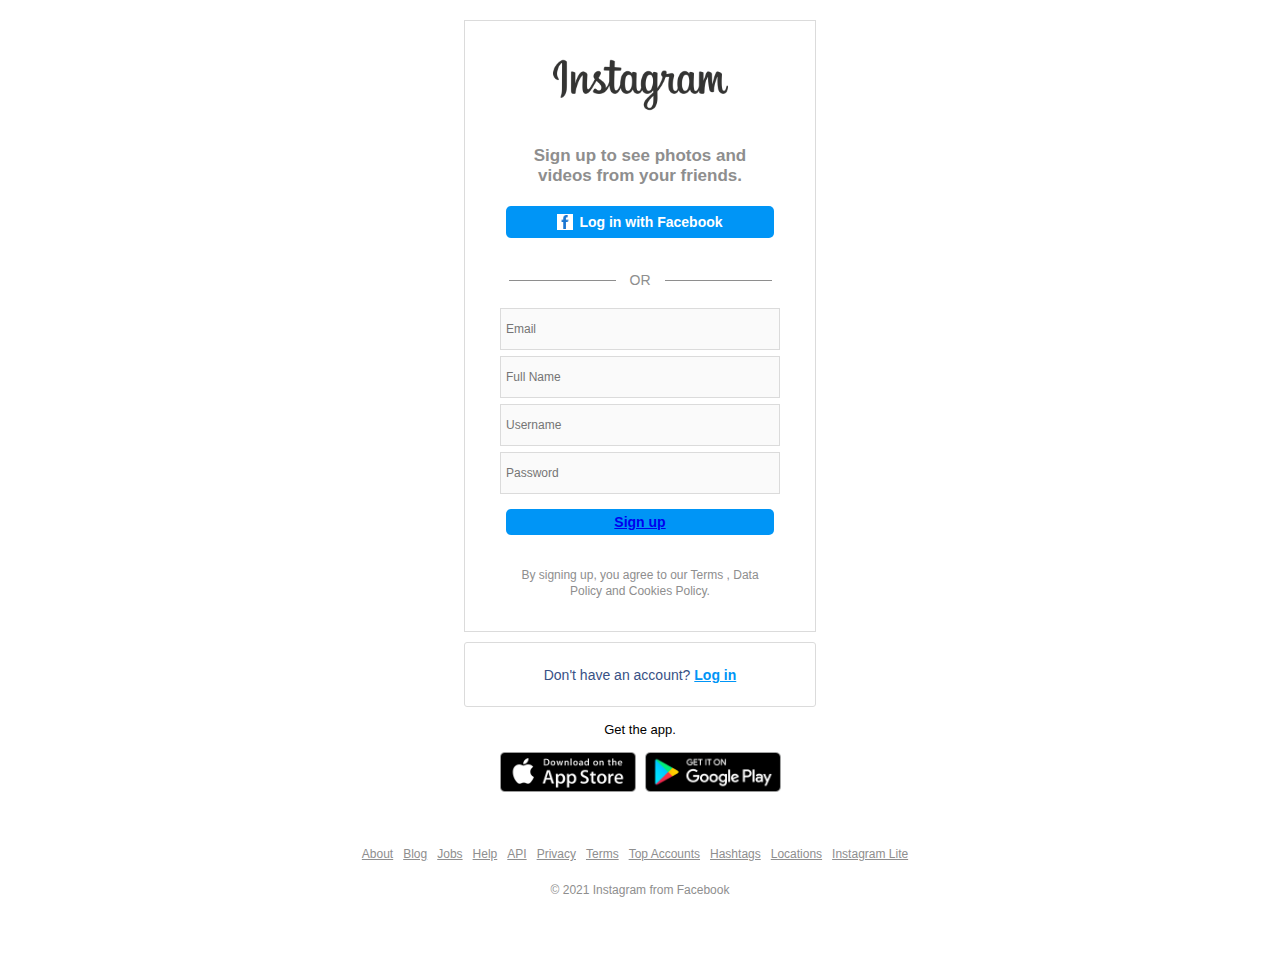
<file: sign-up.html>
<!DOCTYPE html>
<html lang="tr">
<head>
    <meta charset="UTF-8">
    <meta http-equiv="X-UA-Compatible" content="IE=edge">
    <meta name="viewport" content="width=device-width, initial-scale=1.0">
    <link rel="icon" href="./img/instagram-logo-16px.png">
    <link rel="stylesheet" href="./css/sign-up.css">
    <title>Instagram</title>
</head>
<body>
    <div class="container">
        <main class="home-section">
            <div class="sign-up-area">
                <img class="instagram-logo" src="./img/login-instagram-logo.png" alt="Instagram Logo">

                <p class="sign-message">
                    Sign up to see photos and videos from your friends.
                </p>

                <button class="with-facebook-btn">
                    <a href="#">
                        <div class="img-container">
                            <img src="./img/sign-up-facebook.png" alt="">
                        </div>
                        Log in with Facebook
                    </a>
                </button>

                <p class="login-area-or">OR</p>

                <input type="text" placeholder="Email">
                <input type="text" placeholder="Full Name">
                <input type="text" placeholder="Username">
                <input type="password" placeholder="Password">

                <button class="sign-up-btn">
                    <a href="#">
                        Sign up
                    </a>
                </button>

                <p class="instagram-policy">
                    By signing up, you agree to our Terms , Data Policy and Cookies Policy.
                </p>
            </div>
            <div class="have-an-account">
                <p>Don't have an account? <a href="./login.html">Log in</a></p> 
                <!-- a tagının href'i login olarak değiştirilecek -->
            </div>
            <div class="get-app">
                <p>Get the app.</p>
                <div class="download">
                    <img src="./img/download-appstore.png" alt="App Store">
                    <img src="./img/download-playstore.png" alt="Play Store">
                </div>
            </div>
        </main>
        <div class="tags">
            <div class="support-tags">
                <a href="#">About</a>
                <a href="#">Blog</a>
                <a href="#">Jobs</a>
                <a href="#">Help</a>
                <a href="#">API</a>
                <a href="#">Privacy</a>
                <a href="#">Terms</a>
                <a href="#">Top Accounts</a>
                <a href="#">Hashtags</a>
                <a href="#">Locations</a>
                <a href="#">Instagram Lite</a>
            </div>
            <p class="copyright">© 2021 Instagram from Facebook</p>
        </div>
    </div>
</body>
</html>
</file>
<file: css/direct.css>
.main-content{height:700px;width:100%;display:flex;flex-direction:row;margin-bottom:20px;overflow:hidden}.main-content .user-flow-area{height:700px;width:350px;border:1px solid #dbdbdb}.main-content .user-flow-area .account-info{display:flex;align-items:center;justify-content:flex-end;height:60px;width:350px;padding:20px}.main-content .user-flow-area .account-info a{display:flex;align-items:center}.main-content .user-flow-area .account-info a p{font-family:-apple-system,BlinkMacSystemFont,"Segoe UI",Roboto,Oxygen,Ubuntu,Cantarell,"Open Sans","Helvetica Neue",sans-serif;font-size:16px;font-weight:400;margin-right:5px;color:#000}.main-content .user-flow-area .account-info a img{height:20px;width:20px}.main-content .user-flow-area .account-info .write-message{margin-left:50px;height:24px;width:24px;cursor:pointer}.main-content .user-flow-area .user-flow{height:640px;width:350px;font-family:-apple-system,BlinkMacSystemFont,"Segoe UI",Roboto,Oxygen,Ubuntu,Cantarell,"Open Sans","Helvetica Neue",sans-serif}.main-content .user-flow-area .user-flow .message-type{display:flex;align-items:center;justify-content:space-between;height:45px;width:350px;padding:0 5px;border-top:1px solid #dbdbdb;border-bottom:1px solid #dbdbdb}.main-content .user-flow-area .user-flow .message-type-primary{display:flex;align-items:center;justify-content:center;width:110px;height:45px;color:#8e8e8e;border-bottom:none;transition:all .3s}.main-content .user-flow-area .user-flow .message-type-primary:hover{border-bottom:1px solid #000;color:#000}.main-content .user-flow-area .user-flow .message-type-general{display:flex;align-items:center;justify-content:center;width:110px;height:45px;color:#8e8e8e;border-bottom:none;transition:all .3s}.main-content .user-flow-area .user-flow .message-type-general:hover{border-bottom:1px solid #000;color:#000}.main-content .user-flow-area .user-flow .message-type-requests{display:flex;align-items:center;justify-content:center;width:110px;height:45px;font-size:14px;font-weight:600;color:#0095f6;border-bottom:none;transition:all .3s}.main-content .user-flow-area .user-flow .message-type-requests:hover{border-bottom:1px solid #0095f6}.main-content .user-flow-area .user-flow .users{height:595px;display:flex;flex-direction:column;padding:15px;overflow-y:scroll}.main-content .user-flow-area .user-flow .users .user{display:flex;justify-content:flex-start;align-items:center;margin-bottom:10px}.main-content .user-flow-area .user-flow .users .user-img{height:56px;width:56px;margin-right:15px;border-radius:50%;-o-object-fit:cover;object-fit:cover}.main-content .user-flow-area .user-flow .users .user-info a{color:#000;font-family:-apple-system,BlinkMacSystemFont,"Segoe UI",Roboto,Oxygen,Ubuntu,Cantarell,"Open Sans","Helvetica Neue",sans-serif;font-size:14px;line-height:18px;font-weight:400}.main-content .user-flow-area .user-flow .users .user .message-info{display:flex;align-items:center;justify-content:space-between}.main-content .user-flow-area .user-flow .users .user .message-info p{font-size:14px;font-weight:400;font-family:-apple-system,BlinkMacSystemFont,"Segoe UI",Roboto,Oxygen,Ubuntu,Cantarell,"Open Sans","Helvetica Neue",sans-serif;color:#8e8e8e}.main-content .user-flow-area .user-flow .users .user .message-info .point{height:3px;width:3px;background-color:#8e8e8e;border-radius:50%;transform:translateY(50%);margin:0 5px}.main-content .message-area{display:flex;align-items:center;justify-content:center;height:700px;width:585px;border:1px solid #dbdbdb;border-left:none}.main-content .message-area-content{display:flex;flex-direction:column;align-items:center;justify-content:center}.main-content .message-area-content .img-area{display:flex;align-items:center;justify-content:center;height:94px;width:94px;border-radius:50%;border:2px solid #000;margin-bottom:20px}.main-content .message-area-content .img-area img{height:50px;width:50px;transform:translateX(-10%);transform:translateY(10%)}.main-content .message-area-content .message-area-desc{text-align:center}.main-content .message-area-content .message-area-desc .message-area-desc-title{font-family:-apple-system,BlinkMacSystemFont,"Segoe UI",Roboto,Oxygen,Ubuntu,Cantarell,"Open Sans","Helvetica Neue",sans-serif;font-size:22px;line-height:26px;font-weight:300;margin-bottom:5px}.main-content .message-area-content .message-area-desc .message-area-description{font-size:14px;font-weight:400;line-height:18px;color:#8e8e8e;margin-bottom:30px}.main-content .message-area-content .message-area-btn{height:30px;width:120px;font-family:-apple-system,BlinkMacSystemFont,"Segoe UI",Roboto,Oxygen,Ubuntu,Cantarell,"Open Sans","Helvetica Neue",sans-serif;font-size:14px;line-height:18px;font-weight:600;color:#fff;background-color:#0095f6;border:none;border-radius:7px;cursor:pointer}
</file>
<file: css/login.css>
.home-section{display:flex;align-items:center;justify-content:center;height:100vh;margin-bottom:40px}.home-section .phone-display{position:relative;height:618px;width:454px;background-image:url(../img/instagram-login-background.png);background-position:center;-o-object-fit:cover;object-fit:cover}.home-section .phone-display img{position:absolute;top:100px;right:62.5px;height:427px;width:240px}.home-section .sign-in-wrapper .sign-in-area{display:flex;flex-direction:column;align-items:center;height:400px;width:350px;background-color:#fff;border:1px solid rgba(var(--b6a, 219, 219, 219), 1);border-radius:3px;margin-bottom:10px}.home-section .sign-in-wrapper .sign-in-area img{height:51px;width:175px;margin-top:30px;margin-bottom:30px;-o-object-fit:cover;object-fit:cover}.home-section .sign-in-wrapper .sign-in-area input{height:38px;width:268px;border:none;margin-bottom:10px;padding:5px;color:#646464;border:1px solid rgba(var(--b6a, 219, 219, 219), 1);background-color:#f1f0f0;font-family:-apple-system,BlinkMacSystemFont,"Segoe UI",Roboto,Oxygen,Ubuntu,Cantarell,"Open Sans","Helvetica Neue",sans-serif;font-weight:400;font-size:13px;outline:none;-webkit-user-select:auto;-moz-user-select:auto;-ms-user-select:auto;user-select:auto}.home-section .sign-in-wrapper .sign-in-area input[type=submit]{width:280px;background-color:#0095f6;font-family:-apple-system,BlinkMacSystemFont,"Segoe UI",Roboto,Oxygen,Ubuntu,Cantarell,"Open Sans","Helvetica Neue",sans-serif;font-weight:700;font-size:13px;color:#fff;border-radius:5px;border:1px solid rgba(var(--b6a, 219, 219, 219), 1)}.home-section .sign-in-wrapper .sign-in-area button{height:30px;width:268px;cursor:pointer;background-color:#0095f6;border:none;border-radius:3px;margin-bottom:20px}.home-section .sign-in-wrapper .sign-in-area button a{display:flex;align-items:center;justify-content:center;height:100%;width:100%;color:#fff;font-family:-apple-system,BlinkMacSystemFont,"Segoe UI",Roboto,Oxygen,Ubuntu,Cantarell,"Open Sans","Helvetica Neue",sans-serif;font-weight:600;font-size:15px}.home-section .sign-in-wrapper .sign-in-area .login-area-or{position:relative;font-family:-apple-system,BlinkMacSystemFont,"Segoe UI",Roboto,Oxygen,Ubuntu,Cantarell,"Open Sans","Helvetica Neue",sans-serif;font-weight:400;font-size:14px;color:rgba(var(--f52, 142, 142, 142), 1);margin-bottom:30px}.home-section .sign-in-wrapper .sign-in-area .login-area-or::after{position:absolute;content:"";top:50%;left:35px;height:1px;width:107px;background-color:rgba(var(--f52, 142, 142, 142), 1)}.home-section .sign-in-wrapper .sign-in-area .login-area-or::before{position:absolute;content:"";top:50%;right:35px;height:1px;width:107px;background-color:rgba(var(--f52, 142, 142, 142), 1)}.home-section .sign-in-wrapper .sign-in-area .facebook-login{text-decoration:none;display:flex;height:20px;align-items:center;margin-bottom:20px}.home-section .sign-in-wrapper .sign-in-area .facebook-login img{height:16px;width:16px;-o-object-fit:cover;object-fit:cover;margin-right:10px}.home-section .sign-in-wrapper .sign-in-area .facebook-login p{font-family:-apple-system,BlinkMacSystemFont,"Segoe UI",Roboto,Oxygen,Ubuntu,Cantarell,"Open Sans","Helvetica Neue",sans-serif;font-weight:400;font-size:16px;color:#385185}.home-section .sign-in-wrapper .sign-in-area .forgot-password{text-decoration:none;font-family:-apple-system,BlinkMacSystemFont,"Segoe UI",Roboto,Oxygen,Ubuntu,Cantarell,"Open Sans","Helvetica Neue",sans-serif;font-weight:400;font-size:12px;color:#385185;margin-bottom:20px}.home-section .sign-in-wrapper .sign-up-area{display:flex;align-items:center;justify-content:center;height:63px;width:350px;background-color:#fff;border:1px solid rgba(var(--b6a, 219, 219, 219), 1);border-radius:3px;font-family:-apple-system,BlinkMacSystemFont,"Segoe UI",Roboto,Oxygen,Ubuntu,Cantarell,"Open Sans","Helvetica Neue",sans-serif;font-weight:400;font-size:14px;color:#385185}.home-section .sign-in-wrapper .sign-up-area a{text-decoration:none;color:#0095f6;font-family:-apple-system,BlinkMacSystemFont,"Segoe UI",Roboto,Oxygen,Ubuntu,Cantarell,"Open Sans","Helvetica Neue",sans-serif;font-weight:600;font-size:14px}.home-section .sign-in-wrapper .get-app{display:flex;flex-direction:column;align-items:center;justify-content:center;height:101.5px;width:350px}.home-section .sign-in-wrapper .get-app p{font-family:-apple-system,BlinkMacSystemFont,"Segoe UI",Roboto,Oxygen,Ubuntu,Cantarell,"Open Sans","Helvetica Neue",sans-serif;font-weight:400;font-size:13px;margin-bottom:15px}.home-section .sign-in-wrapper .get-app img{cursor:pointer;height:40px;width:136px}.home-section .sign-in-wrapper .get-app img:nth-last-child(1){margin-left:10px}.tags{display:flex;flex-direction:column;align-items:center;justify-content:center;font-family:-apple-system,BlinkMacSystemFont,"Segoe UI",Roboto,Oxygen,Ubuntu,Cantarell,"Open Sans","Helvetica Neue",sans-serif;font-weight:400;font-size:12px}.tags .support-tags{display:flex;margin-bottom:10px}.tags .support-tags a{color:rgba(var(--f52, 142, 142, 142), 1)}.tags .support-tags a:nth-last-child(n){margin-right:10px}.tags .content-tags{display:flex;margin-bottom:10px}.tags .content-tags a{color:rgba(var(--f52, 142, 142, 142), 1)}.tags .content-tags a:nth-last-child(n){margin-right:10px}.tags .copyright{color:rgba(var(--f52, 142, 142, 142), 1)}
</file>
<file: css/reels.css>
.main-content{display:flex;flex-direction:column;width:100%}.main-content .first-group{display:flex;width:100%;justify-content:space-between}.main-content .first-group .column{display:flex;flex-direction:column}.main-content .first-group .column img{height:292px;width:292px;-o-object-fit:cover;object-fit:cover;margin-bottom:29px}.main-content .first-group a img{height:613px;width:613px;-o-object-fit:cover;object-fit:cover}.main-content .second-group{display:flex;justify-content:space-between;width:100%;flex-wrap:wrap}.main-content .second-group img{display:flex;height:292px;-o-object-fit:cover;object-fit:cover;width:292px;margin-bottom:29px}
</file>
<file: css/sign-up.css>
.home-section{display:flex;flex-direction:column;align-items:center;justify-content:center;margin-bottom:50px}.home-section .sign-up-area{display:flex;flex-direction:column;align-items:center;justify-content:center;height:570px;width:350px;margin-top:12px;background-color:#fff;border:1px solid rgba(var(--b6a, 219, 219, 219), 1);padding:20px 0;margin-bottom:10px}.home-section .sign-up-area .sign-up-area-input-wrapper{display:flex;align-items:center;justify-content:center;flex-direction:column}.home-section .sign-up-area .instagram-logo{width:175px}.home-section .sign-up-area .sign-message{height:40px;width:268px;text-align:center;color:rgba(var(--f52, 142, 142, 142), 1);font-size:17px;font-family:-apple-system,BlinkMacSystemFont,"Segoe UI",Roboto,Oxygen,Ubuntu,Cantarell,"Open Sans","Helvetica Neue",sans-serif;font-weight:600;line-height:20px;margin-bottom:20px}.home-section .sign-up-area .with-facebook-btn{display:flex;align-items:center;justify-content:center;border:none;height:32px;width:268px;background-color:#0095f6;border-radius:5px;margin-bottom:20px}.home-section .sign-up-area .with-facebook-btn a{height:32px;width:268px;display:flex;align-items:center;justify-content:center;font-weight:600;font-size:14px;font-family:-apple-system,BlinkMacSystemFont,"Segoe UI",Roboto,Oxygen,Ubuntu,Cantarell,"Open Sans","Helvetica Neue",sans-serif;line-height:18px;color:#fff;text-decoration:none}.home-section .sign-up-area .with-facebook-btn a .img-container{display:flex;align-items:center;justify-content:center;height:16px;width:16px;background-color:#fff;margin-right:6px}.home-section .sign-up-area .with-facebook-btn a .img-container img{height:14px;width:14px}.home-section .sign-up-area .login-area-or{position:relative;font-family:-apple-system,BlinkMacSystemFont,"Segoe UI",Roboto,Oxygen,Ubuntu,Cantarell,"Open Sans","Helvetica Neue",sans-serif;font-weight:400;font-size:14px;color:rgba(var(--f52, 142, 142, 142), 1);margin-bottom:20px}.home-section .sign-up-area .login-area-or::after{position:absolute;content:"";top:50%;left:35px;height:1px;width:107px;background-color:rgba(var(--f52, 142, 142, 142), 1)}.home-section .sign-up-area .login-area-or::before{position:absolute;content:"";top:50%;right:35px;height:1px;width:107px;background-color:rgba(var(--f52, 142, 142, 142), 1)}.home-section .sign-up-area input{height:38px;width:268px;border:none;border:1px solid rgba(var(--ca6, 219, 219, 219), 1);padding:5px;outline:none;font-family:-apple-system,BlinkMacSystemFont,"Segoe UI",Roboto,Oxygen,Ubuntu,Cantarell,"Open Sans","Helvetica Neue",sans-serif;font-weight:400;font-size:12px;color:rgba(var(--f52, 142, 142, 142), 1);background:rgba(var(--b3f, 250, 250, 250), 1)}.home-section .sign-up-area input:nth-child(n){margin-bottom:6px}.home-section .sign-up-area input[type=password]{margin-bottom:15px}.home-section .sign-up-area .sign-up-btn{display:flex;align-items:center;justify-content:center;border:none;height:32px;width:268px;background-color:#0095f6;border-radius:5px;margin-bottom:20px;color:#fff;font-family:-apple-system,BlinkMacSystemFont,"Segoe UI",Roboto,Oxygen,Ubuntu,Cantarell,"Open Sans","Helvetica Neue",sans-serif;font-weight:600;font-size:14px}.home-section .sign-up-area .instagram-policy{height:32px;width:268px;font-family:-apple-system,BlinkMacSystemFont,"Segoe UI",Roboto,Oxygen,Ubuntu,Cantarell,"Open Sans","Helvetica Neue",sans-serif;text-align:center;color:rgba(var(--f52, 142, 142, 142), 1);font-size:12px;line-height:16px;font-weight:400}.home-section .have-an-account{display:flex;align-items:center;justify-content:center;height:63px;width:350px;background-color:#fff;border:1px solid rgba(var(--b6a, 219, 219, 219), 1);border-radius:3px;font-family:-apple-system,BlinkMacSystemFont,"Segoe UI",Roboto,Oxygen,Ubuntu,Cantarell,"Open Sans","Helvetica Neue",sans-serif;font-weight:400;font-size:14px;color:#385185}.home-section .have-an-account a{color:#0095f6;font-family:-apple-system,BlinkMacSystemFont,"Segoe UI",Roboto,Oxygen,Ubuntu,Cantarell,"Open Sans","Helvetica Neue",sans-serif;font-weight:600;font-size:14px}.home-section .get-app{display:flex;flex-direction:column;align-items:center;justify-content:center;height:90px;width:350px}.home-section .get-app p{font-family:-apple-system,BlinkMacSystemFont,"Segoe UI",Roboto,Oxygen,Ubuntu,Cantarell,"Open Sans","Helvetica Neue",sans-serif;font-weight:400;font-size:13px;margin-bottom:15px}.home-section .get-app img{cursor:pointer;height:40px;width:136px}.home-section .get-app img:nth-last-child(1){margin-left:5px}.tags{display:flex;margin-bottom:50px;flex-direction:column;align-items:center;justify-content:center;font-family:-apple-system,BlinkMacSystemFont,"Segoe UI",Roboto,Oxygen,Ubuntu,Cantarell,"Open Sans","Helvetica Neue",sans-serif;font-weight:400;font-size:12px}.tags .support-tags{display:flex;margin-bottom:10px}.tags .support-tags a{color:rgba(var(--f52, 142, 142, 142), 1)}.tags .support-tags a:nth-last-child(n){margin-right:10px}.tags .copyright{color:rgba(var(--f52, 142, 142, 142), 1)}
</file>
